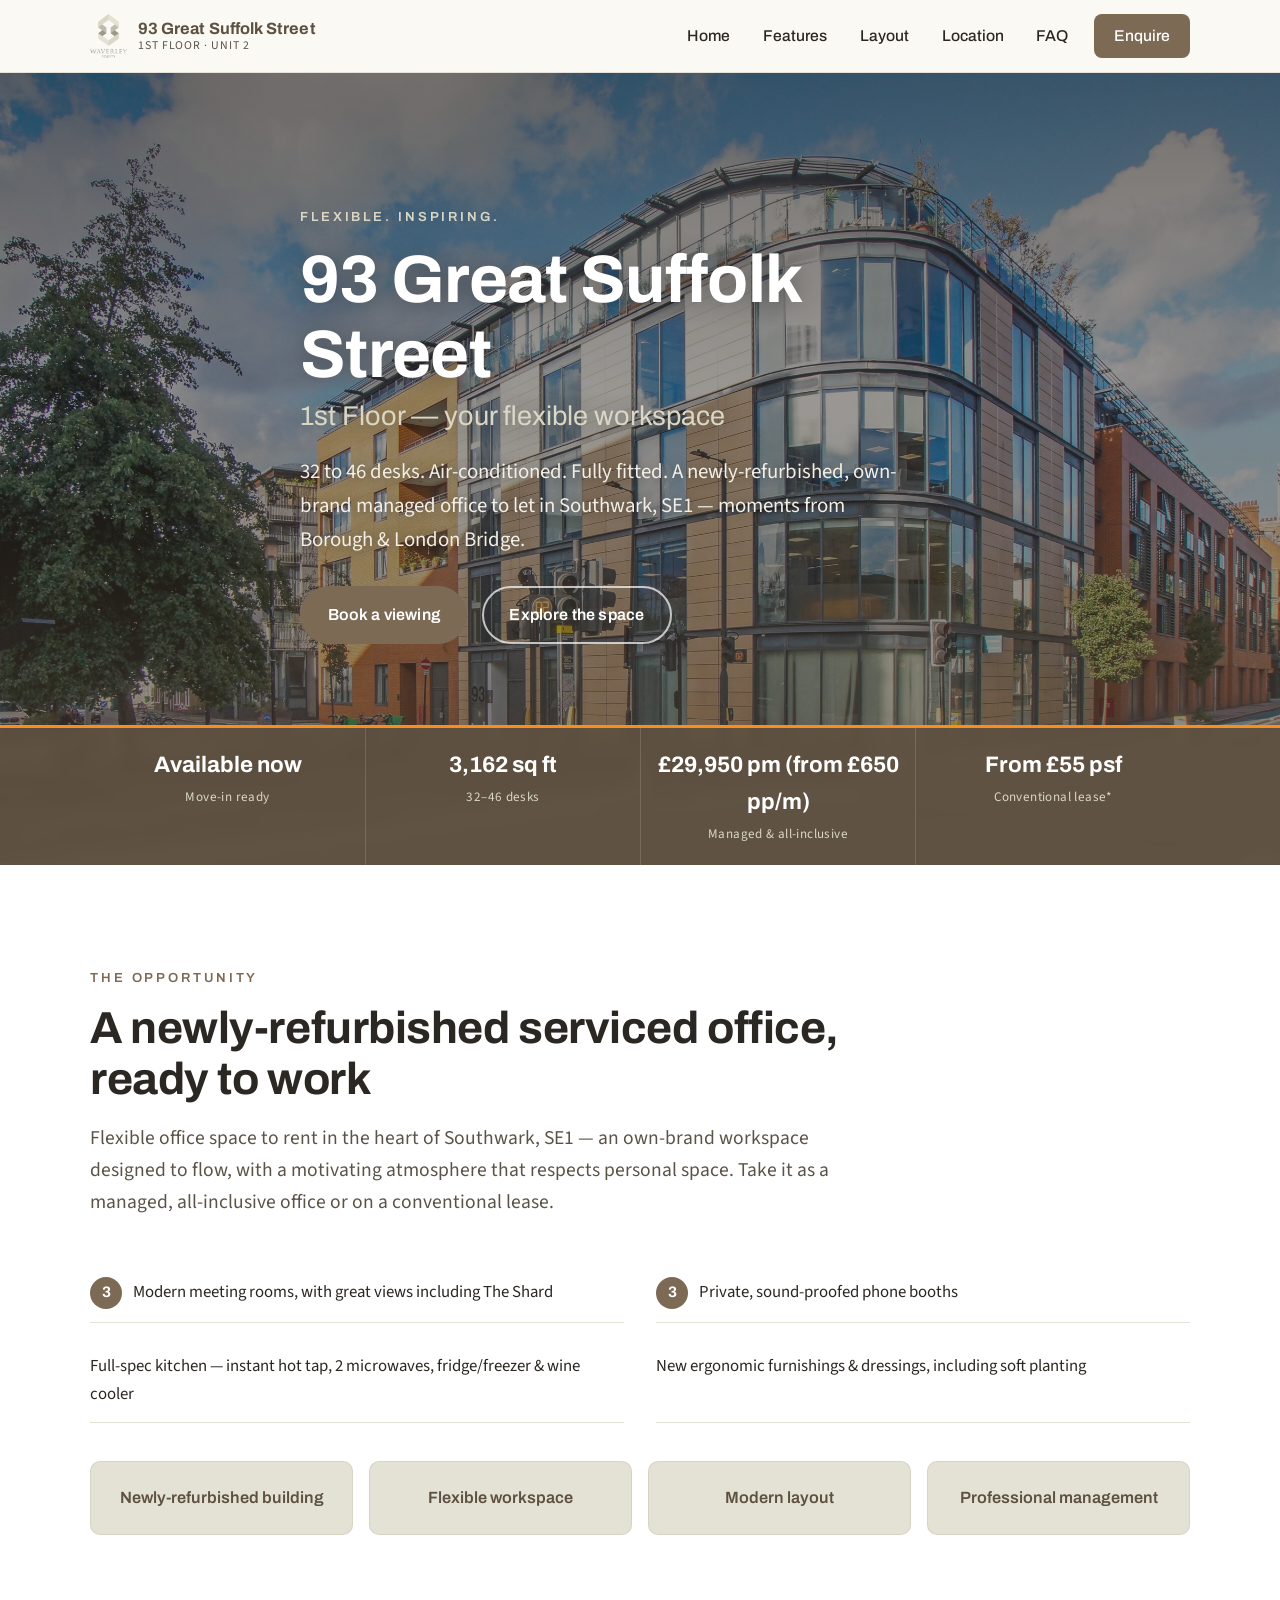
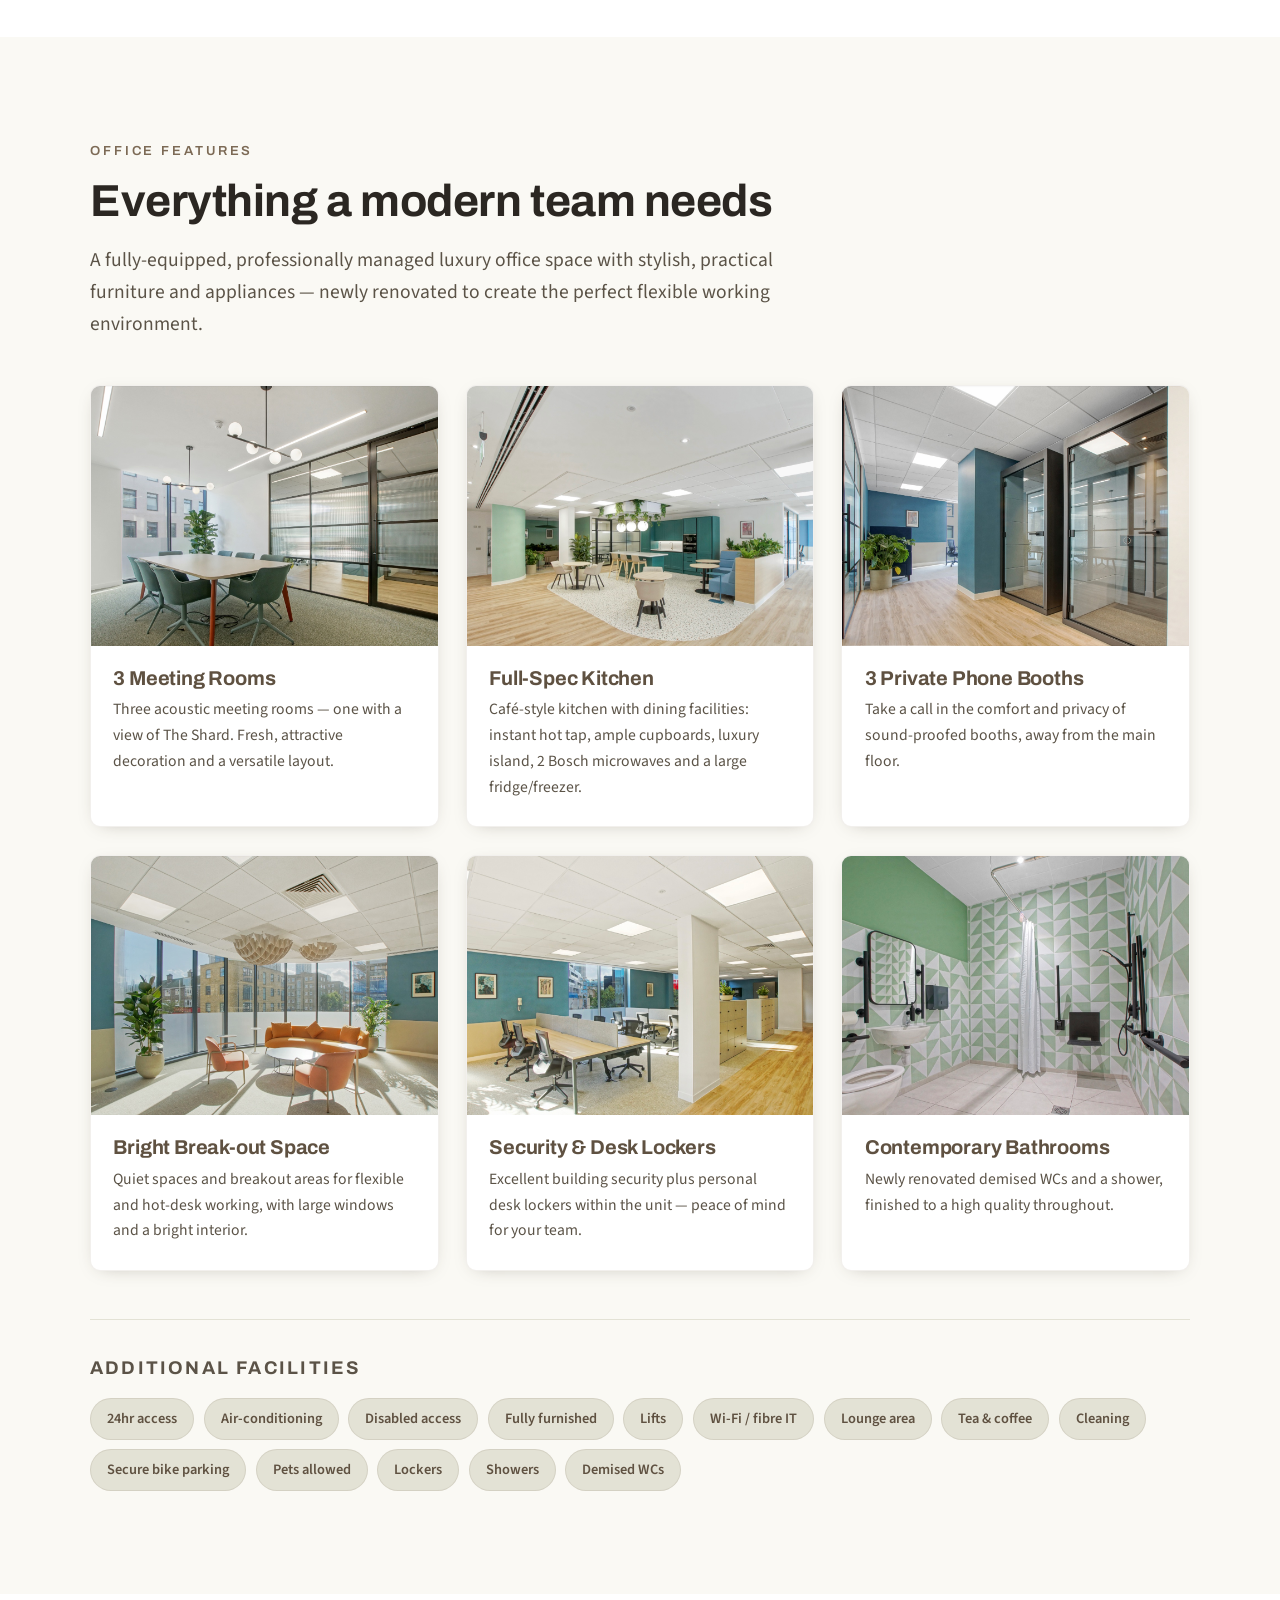
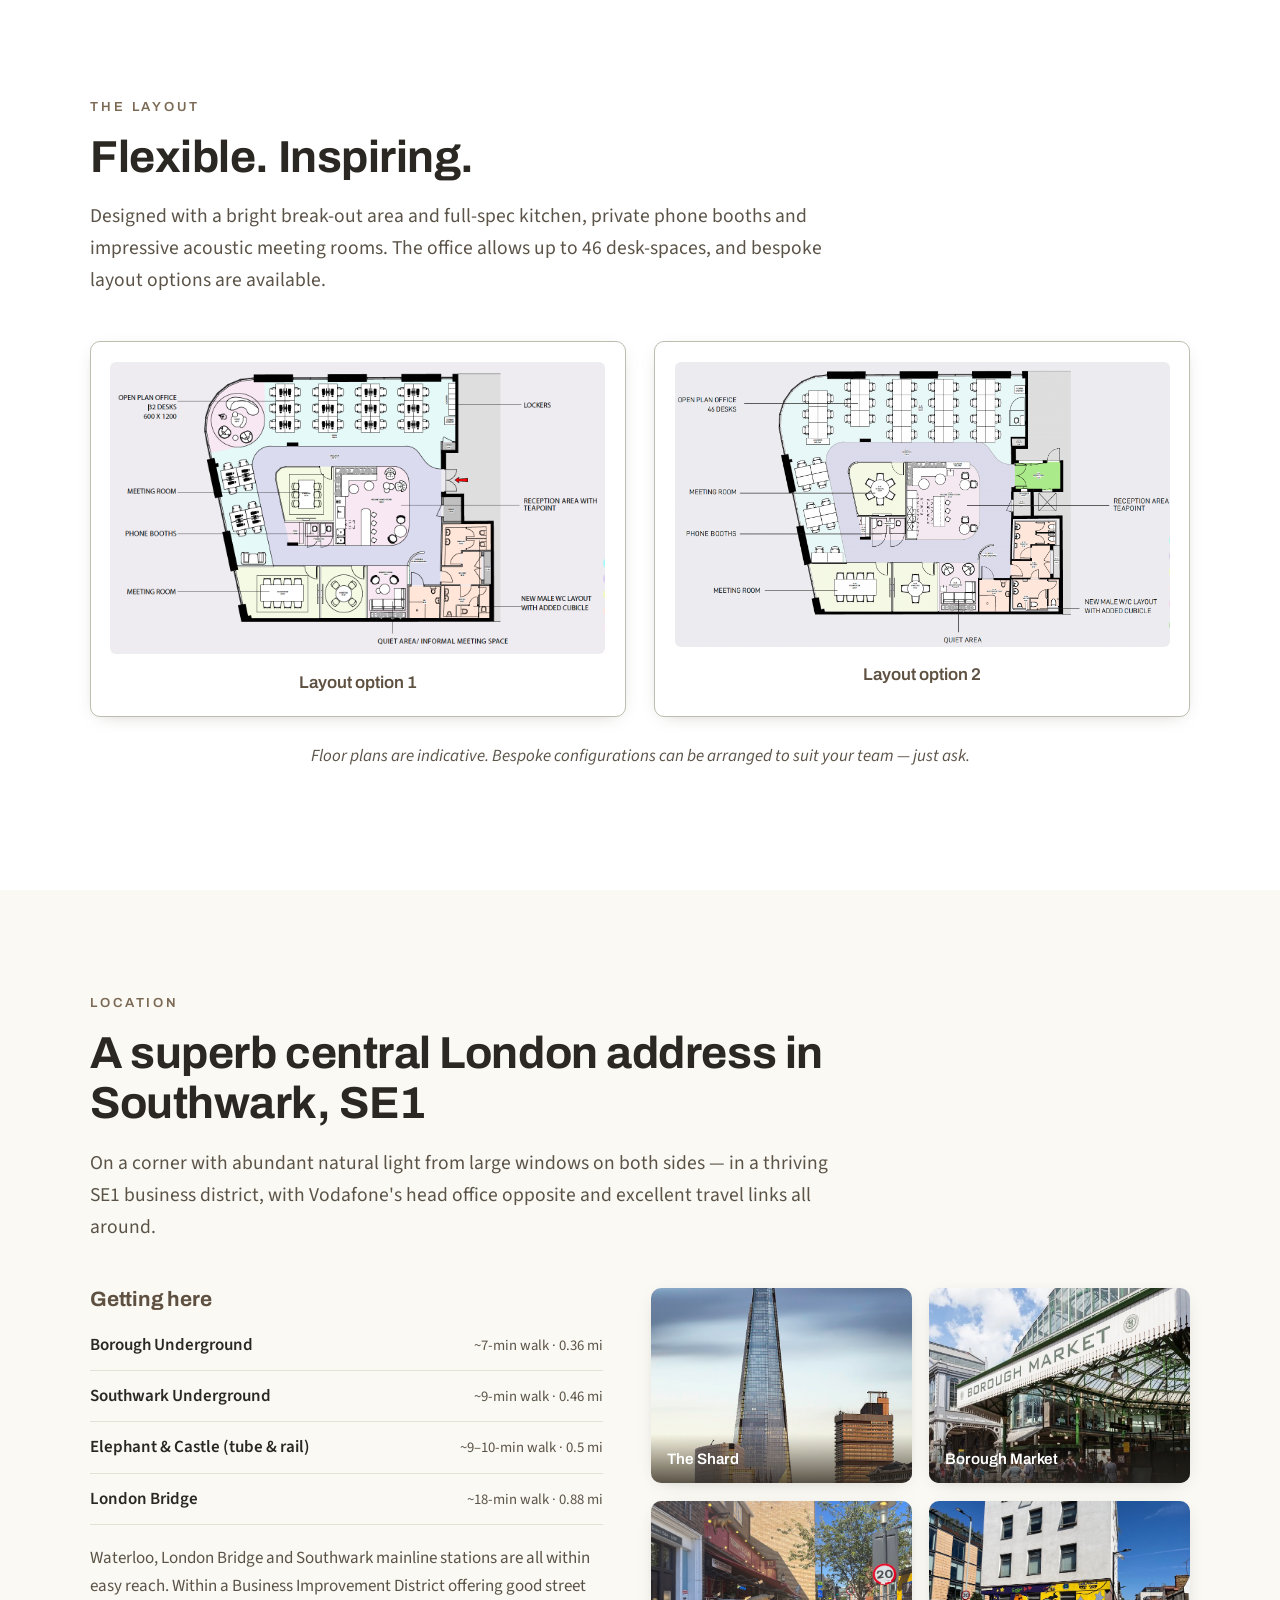
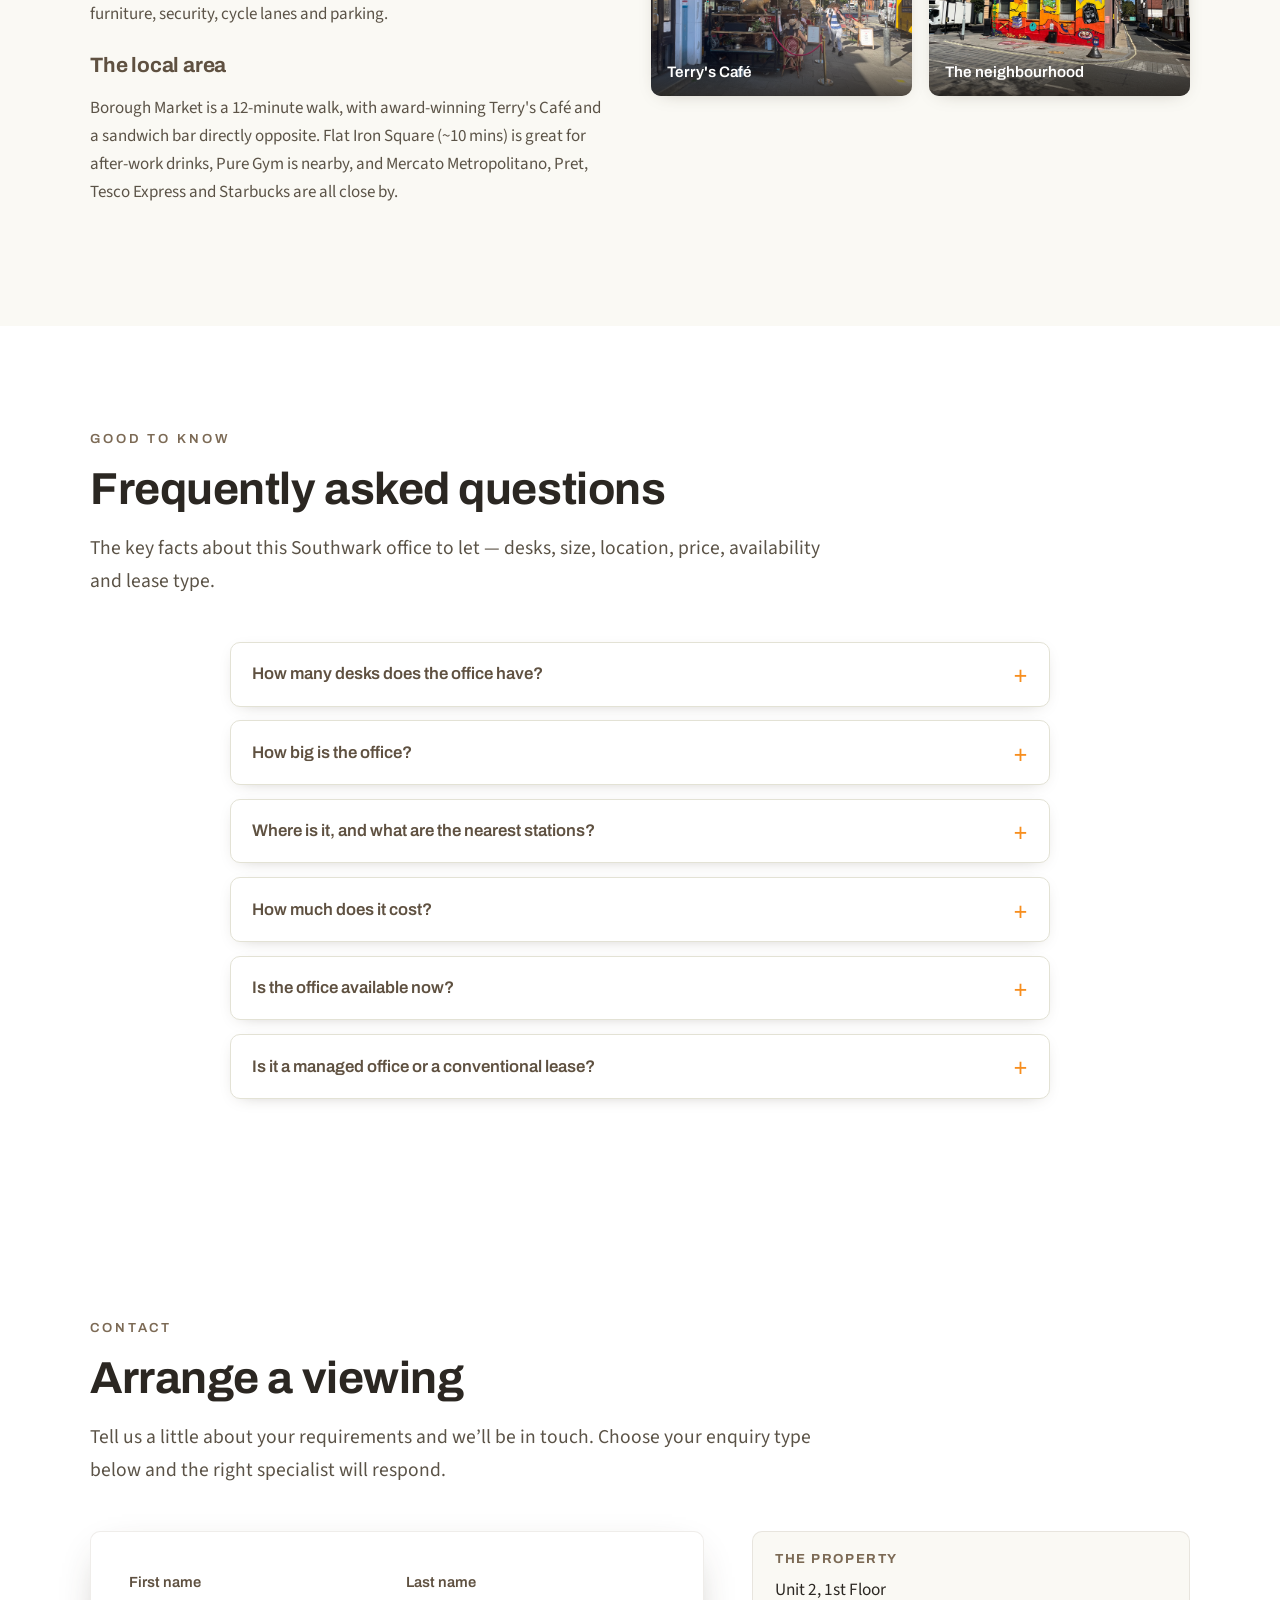
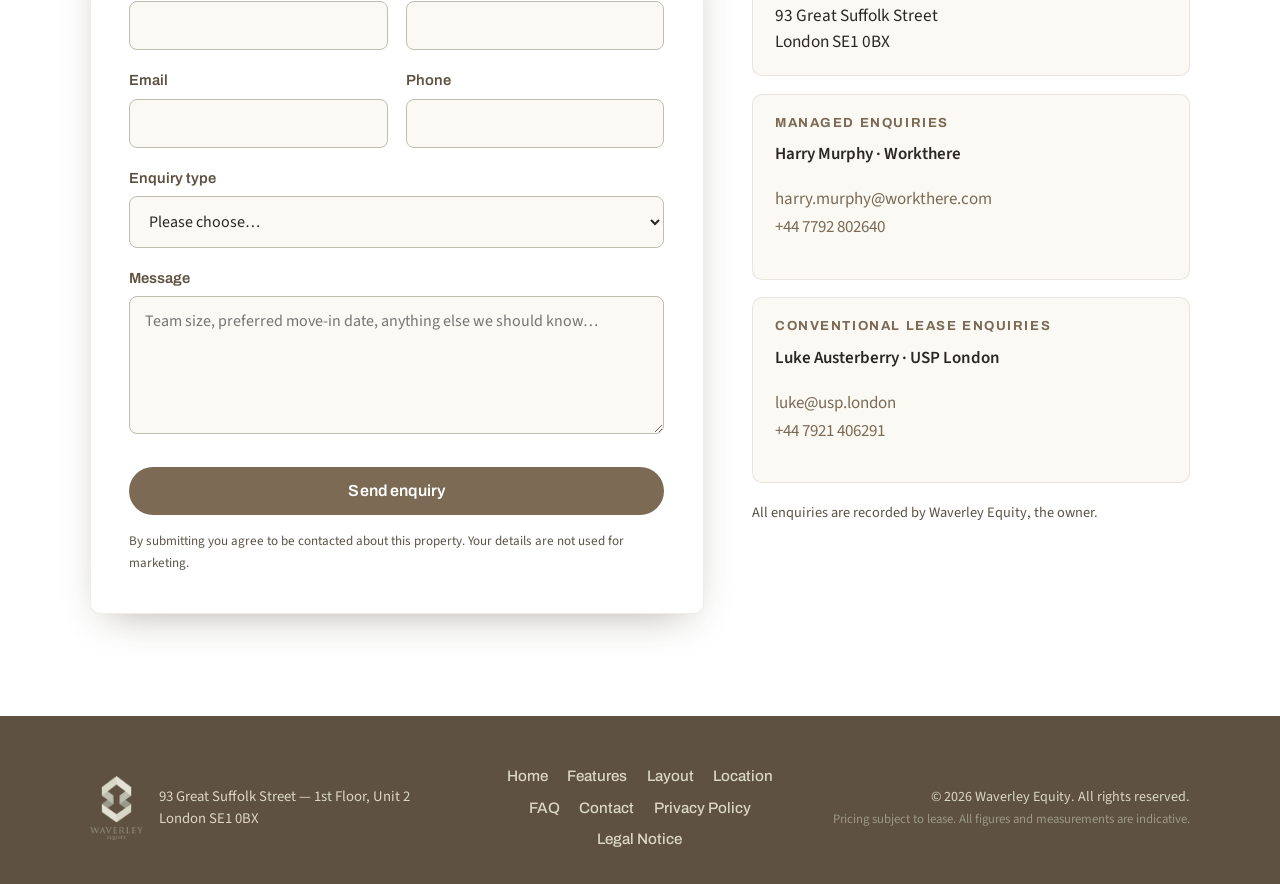
<file: index.html>
<!DOCTYPE html>
<html lang="en-GB">
<head>
  <meta charset="UTF-8" />
  <meta name="viewport" content="width=device-width, initial-scale=1.0" />
  <title>Office to Let — 93 Great Suffolk Street, Southwark SE1</title>
  <meta name="description" content="Managed serviced office to let in Southwark, SE1. 32–46 desks, 3,162 sq ft, fully fitted &amp; air-conditioned, near Borough &amp; London Bridge. Available now." />
  <meta name="theme-color" content="#7C6A55" />
  <link rel="canonical" href="https://93gss-unit2.com/" />

  <!-- Open Graph -->
  <meta property="og:type" content="website" />
  <meta property="og:site_name" content="Waverley Equity" />
  <meta property="og:locale" content="en_GB" />
  <meta property="og:url" content="https://93gss-unit2.com/" />
  <meta property="og:title" content="Office to Let — 93 Great Suffolk Street, Southwark SE1" />
  <meta property="og:description" content="Managed serviced office to let — 32 to 46 desks, 3,162 sq ft, fully fitted and air-conditioned. Near Borough &amp; London Bridge. Available now." />
  <meta property="og:image" content="https://93gss-unit2.com/images/optimized/hero-external-view.jpg" />
  <meta property="og:image:alt" content="The office building at 93 Great Suffolk Street, Southwark, London SE1" />

  <!-- Twitter card -->
  <meta name="twitter:card" content="summary_large_image" />
  <meta name="twitter:title" content="Office to Let — 93 Great Suffolk Street, Southwark SE1" />
  <meta name="twitter:description" content="Managed serviced office to let — 32 to 46 desks, 3,162 sq ft, fully fitted and air-conditioned. Near Borough &amp; London Bridge. Available now." />
  <meta name="twitter:image" content="https://93gss-unit2.com/images/optimized/hero-external-view.jpg" />
  <meta name="twitter:image:alt" content="The office building at 93 Great Suffolk Street, Southwark, London SE1" />

  <link rel="preconnect" href="https://fonts.googleapis.com" />
  <link rel="preconnect" href="https://fonts.gstatic.com" crossorigin />
  <link href="https://fonts.googleapis.com/css2?family=Archivo:wght@400;500;600;700&family=Source+Sans+3:wght@300;400;600&display=swap" rel="stylesheet" />
  <link rel="stylesheet" href="styles.css" />
  <link rel="icon" type="image/png" href="images/optimized/logo.png" />
</head>
<body>

  <!-- ================= HEADER / NAV ================= -->
  <header class="site-header" id="top">
    <div class="container header-inner">
      <a class="brand" href="#top" aria-label="Waverley Equity — home">
        <img src="images/optimized/logo.png" alt="Waverley Equity" class="brand-logo" />
        <span class="brand-text">
          <strong>93 Great Suffolk Street</strong>
          <small>1st Floor &middot; Unit 2</small>
        </span>
      </a>

      <input type="checkbox" id="nav-toggle" class="nav-toggle" />
      <label for="nav-toggle" class="nav-toggle-label" aria-label="Toggle navigation menu">
        <span></span><span></span><span></span>
      </label>

      <nav class="main-nav" aria-label="Primary">
        <a href="#home">Home</a>
        <a href="#features">Features</a>
        <a href="#layout">Layout</a>
        <a href="#location">Location</a>
        <a href="#faq">FAQ</a>
        <a href="#contact" class="nav-cta">Enquire</a>
      </nav>
    </div>
  </header>

  <main>

    <!-- ================= HERO ================= -->
    <section class="hero" id="home">
      <div class="hero-overlay"></div>
      <div class="container hero-content">
        <p class="eyebrow">Flexible. Inspiring.</p>
        <h1>93 Great Suffolk Street<span>1st Floor &mdash; your flexible workspace</span></h1>
        <p class="hero-sub">32 to 46 desks. Air-conditioned. Fully fitted. A newly-refurbished, own-brand managed office to let in Southwark, SE1 &mdash; moments from Borough &amp; London Bridge.</p>
        <div class="hero-actions">
          <a href="#contact" class="btn btn-primary">Book a viewing</a>
          <a href="#features" class="btn btn-ghost">Explore the space</a>
        </div>
      </div>

      <div class="pricing-strip">
        <div class="container pricing-grid">
          <div class="pricing-item">
            <span class="pricing-value">Available now</span>
            <span class="pricing-label">Move-in ready</span>
          </div>
          <div class="pricing-item">
            <span class="pricing-value">3,162 sq ft</span>
            <span class="pricing-label">32&ndash;46 desks</span>
          </div>
          <div class="pricing-item">
            <span class="pricing-value">&pound;29,950 pm (from &pound;650 pp/m)</span>
            <span class="pricing-label">Managed &amp; all-inclusive</span>
          </div>
          <div class="pricing-item">
            <span class="pricing-value">From &pound;55 psf</span>
            <span class="pricing-label">Conventional lease*</span>
          </div>
        </div>
      </div>
    </section>

    <!-- ================= INTRO / HIGHLIGHTS ================= -->
    <section class="section intro" aria-labelledby="intro-heading">
      <div class="container">
        <div class="section-head">
          <p class="eyebrow eyebrow-dark">The opportunity</p>
          <h2 id="intro-heading">A newly-refurbished serviced office, ready to work</h2>
          <p class="lead">Flexible office space to rent in the heart of Southwark, SE1 &mdash; an own-brand workspace designed to flow, with a motivating atmosphere that respects personal space. Take it as a managed, all-inclusive office or on a conventional lease.</p>
        </div>

        <ul class="highlights">
          <li><span class="hl-num">3</span> Modern meeting rooms, with great views including The Shard</li>
          <li><span class="hl-num">3</span> Private, sound-proofed phone booths</li>
          <li>Full-spec kitchen &mdash; instant hot tap, 2 microwaves, fridge/freezer &amp; wine cooler</li>
          <li>New ergonomic furnishings &amp; dressings, including soft planting</li>
        </ul>

        <div class="descriptors">
          <div class="descriptor">Newly-refurbished building</div>
          <div class="descriptor">Flexible workspace</div>
          <div class="descriptor">Modern layout</div>
          <div class="descriptor">Professional management</div>
        </div>
      </div>
    </section>

    <!-- ================= FEATURES ================= -->
    <section class="section section-alt" id="features" aria-labelledby="features-heading">
      <div class="container">
        <div class="section-head">
          <p class="eyebrow eyebrow-dark">Office features</p>
          <h2 id="features-heading">Everything a modern team needs</h2>
          <p class="lead">A fully-equipped, professionally managed luxury office space with stylish, practical furniture and appliances &mdash; newly renovated to create the perfect flexible working environment.</p>
        </div>

        <div class="feature-grid">
          <article class="feature-card">
            <div class="feature-media"><img src="images/optimized/feature-meeting-rooms.jpg" alt="One of three acoustic meeting rooms in the office at 93 Great Suffolk Street, Southwark SE1" loading="lazy" /></div>
            <div class="feature-body">
              <h3>3 Meeting Rooms</h3>
              <p>Three acoustic meeting rooms &mdash; one with a view of The Shard. Fresh, attractive decoration and a versatile layout.</p>
            </div>
          </article>

          <article class="feature-card">
            <div class="feature-media"><img src="images/optimized/feature-kitchen.jpg" alt="Full-spec café-style kitchen with island in the managed office, 93 Great Suffolk Street SE1" loading="lazy" /></div>
            <div class="feature-body">
              <h3>Full-Spec Kitchen</h3>
              <p>Café-style kitchen with dining facilities: instant hot tap, ample cupboards, luxury island, 2 Bosch microwaves and a large fridge/freezer.</p>
            </div>
          </article>

          <article class="feature-card">
            <div class="feature-media"><img src="images/optimized/feature-phone-booths.jpg" alt="Private sound-proofed phone booths in the Southwark SE1 office" loading="lazy" /></div>
            <div class="feature-body">
              <h3>3 Private Phone Booths</h3>
              <p>Take a call in the comfort and privacy of sound-proofed booths, away from the main floor.</p>
            </div>
          </article>

          <article class="feature-card">
            <div class="feature-media"><img src="images/optimized/feature-breakout-area.jpg" alt="Bright break-out and hot-desk area with city views at 93 Great Suffolk Street" loading="lazy" /></div>
            <div class="feature-body">
              <h3>Bright Break-out Space</h3>
              <p>Quiet spaces and breakout areas for flexible and hot-desk working, with large windows and a bright interior.</p>
            </div>
          </article>

          <article class="feature-card">
            <div class="feature-media"><img src="images/optimized/feature-desk-layout1.jpg" alt="Furnished desk space with personal lockers in the 3,162 sq ft Southwark office" loading="lazy" /></div>
            <div class="feature-body">
              <h3>Security &amp; Desk Lockers</h3>
              <p>Excellent building security plus personal desk lockers within the unit &mdash; peace of mind for your team.</p>
            </div>
          </article>

          <article class="feature-card">
            <div class="feature-media"><img src="images/optimized/feature-shower-view.jpg" alt="Newly renovated bathroom and shower facilities in the SE1 office" loading="lazy" /></div>
            <div class="feature-body">
              <h3>Contemporary Bathrooms</h3>
              <p>Newly renovated demised WCs and a shower, finished to a high quality throughout.</p>
            </div>
          </article>
        </div>

        <div class="facilities">
          <h3 class="facilities-title">Additional facilities</h3>
          <ul class="facilities-tags">
            <li>24hr access</li>
            <li>Air-conditioning</li>
            <li>Disabled access</li>
            <li>Fully furnished</li>
            <li>Lifts</li>
            <li>Wi-Fi / fibre IT</li>
            <li>Lounge area</li>
            <li>Tea &amp; coffee</li>
            <li>Cleaning</li>
            <li>Secure bike parking</li>
            <li>Pets allowed</li>
            <li>Lockers</li>
            <li>Showers</li>
            <li>Demised WCs</li>
          </ul>
        </div>
      </div>
    </section>

    <!-- ================= LAYOUT ================= -->
    <section class="section" id="layout" aria-labelledby="layout-heading">
      <div class="container">
        <div class="section-head">
          <p class="eyebrow eyebrow-dark">The layout</p>
          <h2 id="layout-heading">Flexible. Inspiring.</h2>
          <p class="lead">Designed with a bright break-out area and full-spec kitchen, private phone booths and impressive acoustic meeting rooms. The office allows up to 46 desk-spaces, and bespoke layout options are available.</p>
        </div>

        <div class="layout-grid">
          <figure class="layout-plan">
            <img src="images/optimized/plan-day1.png" alt="Floor plan of the 1st-floor office (Unit 2) — layout option 1, up to 46 desks" loading="lazy" />
            <figcaption>Layout option 1</figcaption>
          </figure>
          <figure class="layout-plan">
            <img src="images/optimized/plan-day2.png" alt="Floor plan of the 1st-floor office (Unit 2) — layout option 2, up to 46 desks" loading="lazy" />
            <figcaption>Layout option 2</figcaption>
          </figure>
        </div>
        <p class="layout-note">Floor plans are indicative. Bespoke configurations can be arranged to suit your team &mdash; just ask.</p>
      </div>
    </section>

    <!-- ================= LOCATION ================= -->
    <section class="section section-alt" id="location" aria-labelledby="location-heading">
      <div class="container">
        <div class="section-head">
          <p class="eyebrow eyebrow-dark">Location</p>
          <h2 id="location-heading">A superb central London address in Southwark, SE1</h2>
          <p class="lead">On a corner with abundant natural light from large windows on both sides &mdash; in a thriving SE1 business district, with Vodafone's head office opposite and excellent travel links all around.</p>
        </div>

        <div class="location-grid">
          <div class="location-copy">
            <h3>Getting here</h3>
            <ul class="transport-list">
              <li><span>Borough Underground</span><em>~7-min walk &middot; 0.36 mi</em></li>
              <li><span>Southwark Underground</span><em>~9-min walk &middot; 0.46 mi</em></li>
              <li><span>Elephant &amp; Castle (tube &amp; rail)</span><em>~9&ndash;10-min walk &middot; 0.5 mi</em></li>
              <li><span>London Bridge</span><em>~18-min walk &middot; 0.88 mi</em></li>
            </ul>
            <p class="location-extra">Waterloo, London Bridge and Southwark mainline stations are all within easy reach. Within a Business Improvement District offering good street furniture, security, cycle lanes and parking.</p>

            <h3>The local area</h3>
            <p class="location-extra">Borough Market is a 12-minute walk, with award-winning Terry's Café and a sandwich bar directly opposite. Flat Iron Square (~10 mins) is great for after-work drinks, Pure Gym is nearby, and Mercato Metropolitano, Pret, Tesco Express and Starbucks are all close by.</p>
          </div>

          <div class="location-gallery">
            <figure><img src="images/optimized/local-area-shard.jpg" alt="The Shard seen from near 93 Great Suffolk Street, Southwark" loading="lazy" /><figcaption>The Shard</figcaption></figure>
            <figure><img src="images/optimized/local-area-boroughmarket.jpg" alt="Borough Market, a short walk from the office in SE1" loading="lazy" /><figcaption>Borough Market</figcaption></figure>
            <figure><img src="images/optimized/local-area-terrys.jpg" alt="Terry's Café, directly opposite 93 Great Suffolk Street" loading="lazy" /><figcaption>Terry's Café</figcaption></figure>
            <figure><img src="images/optimized/local-area-mural.jpg" alt="Street art in the Southwark and Bankside neighbourhood near the office" loading="lazy" /><figcaption>The neighbourhood</figcaption></figure>
          </div>
        </div>
      </div>
    </section>

    <!-- ================= FAQ ================= -->
    <section class="section" id="faq" aria-labelledby="faq-heading">
      <div class="container">
        <div class="section-head">
          <p class="eyebrow eyebrow-dark">Good to know</p>
          <h2 id="faq-heading">Frequently asked questions</h2>
          <p class="lead">The key facts about this Southwark office to let &mdash; desks, size, location, price, availability and lease type.</p>
        </div>

        <div class="faq-list">
          <details class="faq-item">
            <summary>How many desks does the office have?</summary>
            <div class="faq-answer"><p>The 1st-floor suite (Unit 2) accommodates 32 to 46 desks. Bespoke layouts can be arranged to suit your team.</p></div>
          </details>
          <details class="faq-item">
            <summary>How big is the office?</summary>
            <div class="faq-answer"><p>3,162 sq ft on the 1st floor &mdash; a self-contained, fully furnished private office.</p></div>
          </details>
          <details class="faq-item">
            <summary>Where is it, and what are the nearest stations?</summary>
            <div class="faq-answer"><p>93 Great Suffolk Street, Southwark, London SE1 0BX. Borough Underground is about a 7-minute walk, Southwark about 9 minutes and London Bridge about 18 minutes; Waterloo and Elephant &amp; Castle are also within easy reach.</p></div>
          </details>
          <details class="faq-item">
            <summary>How much does it cost?</summary>
            <div class="faq-answer"><p>Managed and all-inclusive at &pound;29,950 per month (from &pound;650 per person, per month). A conventional lease is also available from &pound;55 psf.</p></div>
          </details>
          <details class="faq-item">
            <summary>Is the office available now?</summary>
            <div class="faq-answer"><p>Yes &mdash; it is available now and move-in ready, fully furnished and air-conditioned.</p></div>
          </details>
          <details class="faq-item">
            <summary>Is it a managed office or a conventional lease?</summary>
            <div class="faq-answer"><p>Both. You can take it as a fully managed, all-inclusive serviced office, or on a conventional lease &mdash; whichever suits your business.</p></div>
          </details>
        </div>
      </div>
    </section>

    <!-- ================= CONTACT ================= -->
    <section class="section contact" id="contact" aria-labelledby="contact-heading">
      <div class="container">
        <div class="section-head">
          <p class="eyebrow eyebrow-dark">Contact</p>
          <h2 id="contact-heading">Arrange a viewing</h2>
          <p class="lead">Tell us a little about your requirements and we&rsquo;ll be in touch. Choose your enquiry type below and the right specialist will respond.</p>
        </div>

        <div class="contact-grid">
          <!-- FORM -->
          <div class="contact-form-wrap">
            <!--
              FORMSPREE SETUP
              Form endpoint: https://formspree.io/f/mkoaevdl
              Set the destination email (Waverley Equity, with agents cc'd) and verify it
              in your Formspree dashboard.
            -->
            <form class="contact-form" action="https://formspree.io/f/mkoaevdl" method="POST">
              <div class="field-row">
                <div class="field">
                  <label for="first-name">First name</label>
                  <input type="text" id="first-name" name="First Name" autocomplete="given-name" required />
                </div>
                <div class="field">
                  <label for="last-name">Last name</label>
                  <input type="text" id="last-name" name="Last Name" autocomplete="family-name" required />
                </div>
              </div>

              <div class="field-row">
                <div class="field">
                  <label for="email">Email</label>
                  <input type="email" id="email" name="Email" autocomplete="email" required />
                </div>
                <div class="field">
                  <label for="phone">Phone</label>
                  <input type="tel" id="phone" name="Phone" autocomplete="tel" />
                </div>
              </div>

              <div class="field">
                <label for="enquiry-type">Enquiry type</label>
                <select id="enquiry-type" name="Enquiry Type" required>
                  <option value="" disabled selected>Please choose&hellip;</option>
                  <option value="Managed">Managed &amp; all-inclusive</option>
                  <option value="Conventional lease">Conventional lease</option>
                </select>
              </div>

              <div class="field">
                <label for="message">Message</label>
                <textarea id="message" name="Message" rows="5" placeholder="Team size, preferred move-in date, anything else we should know&hellip;"></textarea>
              </div>

              <!-- Email subject line shown in your inbox -->
              <input type="hidden" name="_subject" value="New enquiry — 93 Great Suffolk Street" />
              <!-- Honeypot spam trap (leave empty) -->
              <input type="text" name="_gotcha" tabindex="-1" autocomplete="off" class="gotcha" aria-hidden="true" />

              <button type="submit" class="btn btn-primary btn-block">Send enquiry</button>
              <p class="form-note">By submitting you agree to be contacted about this property. Your details are not used for marketing.</p>
            </form>
          </div>

          <!-- DETAILS -->
          <aside class="contact-details">
            <div class="contact-card">
              <h3>The property</h3>
              <address>
                Unit 2, 1st Floor<br />
                93 Great Suffolk Street<br />
                London SE1 0BX
              </address>
            </div>

            <div class="contact-card">
              <h3>Managed enquiries</h3>
              <p class="contact-person">Harry Murphy &middot; Workthere</p>
              <p><a href="mailto:harry.murphy@workthere.com">harry.murphy@workthere.com</a><br />
                 <a href="tel:+447792802640">+44 7792 802640</a></p>
            </div>

            <div class="contact-card">
              <h3>Conventional lease enquiries</h3>
              <p class="contact-person">Luke Austerberry &middot; USP London</p>
              <p><a href="mailto:luke@usp.london">luke@usp.london</a><br />
                 <a href="tel:+447921406291">+44 7921 406291</a></p>
            </div>

            <p class="contact-owner">All enquiries are recorded by Waverley Equity, the owner.</p>
          </aside>
        </div>
      </div>
    </section>
  </main>

  <!-- ================= FOOTER ================= -->
  <footer class="site-footer">
    <div class="container footer-inner">
      <div class="footer-brand">
        <img src="images/optimized/logo.png" alt="Waverley Equity" class="footer-logo" />
        <p>93 Great Suffolk Street &mdash; 1st Floor, Unit 2<br />London SE1 0BX</p>
      </div>
      <nav class="footer-nav" aria-label="Footer">
        <a href="#home">Home</a>
        <a href="#features">Features</a>
        <a href="#layout">Layout</a>
        <a href="#location">Location</a>
        <a href="#faq">FAQ</a>
        <a href="#contact">Contact</a>
        <a href="privacy-policy.html">Privacy Policy</a>
        <a href="legal-notice.html">Legal Notice</a>
      </nav>
      <p class="footer-copy">&copy; 2026 Waverley Equity. All rights reserved.<br /><span class="footer-fine">Pricing subject to lease. All figures and measurements are indicative.</span></p>
    </div>
  </footer>

  <!-- ================= STRUCTURED DATA (schema.org) ================= -->
  <script type="application/ld+json">
  {
    "@context": "https://schema.org",
    "@graph": [
      {
        "@type": "RealEstateListing",
        "@id": "https://93gss-unit2.com/#listing",
        "url": "https://93gss-unit2.com/",
        "name": "Office to Let — 93 Great Suffolk Street, 1st Floor (Unit 2), Southwark SE1",
        "description": "Managed serviced office to let in Southwark, London SE1. A newly-refurbished, air-conditioned 1st-floor private office of 3,162 sq ft for 32 to 46 desks, available now — moments from Borough and London Bridge.",
        "image": "https://93gss-unit2.com/images/optimized/hero-external-view.jpg",
        "datePosted": "2026-06-18",
        "about": { "@id": "https://93gss-unit2.com/#office" },
        "offers": { "@id": "https://93gss-unit2.com/#offer" },
        "provider": { "@id": "https://93gss-unit2.com/#owner" }
      },
      {
        "@type": "Place",
        "@id": "https://93gss-unit2.com/#office",
        "name": "93 Great Suffolk Street — 1st Floor (Unit 2)",
        "description": "Self-contained, fully furnished and air-conditioned private office floor with three acoustic meeting rooms, three phone booths, a full-spec kitchen and a bright break-out area.",
        "url": "https://93gss-unit2.com/",
        "image": [
          "https://93gss-unit2.com/images/optimized/hero-external-view.jpg",
          "https://93gss-unit2.com/images/optimized/feature-meeting-rooms.jpg",
          "https://93gss-unit2.com/images/optimized/feature-kitchen.jpg"
        ],
        "address": {
          "@type": "PostalAddress",
          "streetAddress": "Unit 2, 93 Great Suffolk Street",
          "addressLocality": "London",
          "addressRegion": "Greater London",
          "postalCode": "SE1 0BX",
          "addressCountry": "GB"
        },
        "floorSize": {
          "@type": "QuantitativeValue",
          "value": 3162,
          "unitCode": "FTK",
          "unitText": "square feet"
        },
        "maximumAttendeeCapacity": 46,
        "amenityFeature": [
          { "@type": "LocationFeatureSpecification", "name": "Air-conditioning", "value": true },
          { "@type": "LocationFeatureSpecification", "name": "24-hour access", "value": true },
          { "@type": "LocationFeatureSpecification", "name": "Meeting rooms", "value": true },
          { "@type": "LocationFeatureSpecification", "name": "Private phone booths", "value": true },
          { "@type": "LocationFeatureSpecification", "name": "Full-spec kitchen", "value": true },
          { "@type": "LocationFeatureSpecification", "name": "Wi-Fi / fibre IT", "value": true },
          { "@type": "LocationFeatureSpecification", "name": "Lifts", "value": true },
          { "@type": "LocationFeatureSpecification", "name": "Showers", "value": true },
          { "@type": "LocationFeatureSpecification", "name": "Secure bike parking", "value": true },
          { "@type": "LocationFeatureSpecification", "name": "Disabled access", "value": true }
        ]
      },
      {
        "@type": "Offer",
        "@id": "https://93gss-unit2.com/#offer",
        "url": "https://93gss-unit2.com/#contact",
        "name": "Managed & all-inclusive office — 93 Great Suffolk Street, 1st Floor",
        "description": "Managed and all-inclusive at £29,950 per month (from £650 per person, per month). Conventional lease also available from £55 psf.",
        "price": "29950",
        "priceCurrency": "GBP",
        "priceSpecification": {
          "@type": "UnitPriceSpecification",
          "price": "29950",
          "priceCurrency": "GBP",
          "unitText": "per month",
          "referenceQuantity": { "@type": "QuantitativeValue", "value": 1, "unitCode": "MON" }
        },
        "availability": "https://schema.org/InStock",
        "availabilityStarts": "2026-06-18",
        "businessFunction": "http://purl.org/goodrelations/v1#LeaseOut",
        "itemOffered": { "@id": "https://93gss-unit2.com/#office" },
        "seller": { "@id": "https://93gss-unit2.com/#owner" }
      },
      {
        "@type": "Organization",
        "@id": "https://93gss-unit2.com/#owner",
        "name": "Waverley Equity (Investments) LLP",
        "alternateName": "Waverley Equity",
        "url": "https://93gss-unit2.com/",
        "email": "info@waverleyequity.com",
        "telephone": "+441252790112",
        "address": {
          "@type": "PostalAddress",
          "streetAddress": "2 Gong Hill Drive",
          "addressLocality": "Farnham",
          "postalCode": "GU10 3HG",
          "addressCountry": "GB"
        }
      }
    ]
  }
  </script>

  <script type="application/ld+json">
  {
    "@context": "https://schema.org",
    "@type": "FAQPage",
    "@id": "https://93gss-unit2.com/#faq",
    "mainEntity": [
      {
        "@type": "Question",
        "name": "How many desks does the office have?",
        "acceptedAnswer": { "@type": "Answer", "text": "The 1st-floor suite (Unit 2) accommodates 32 to 46 desks. Bespoke layouts can be arranged to suit your team." }
      },
      {
        "@type": "Question",
        "name": "How big is the office?",
        "acceptedAnswer": { "@type": "Answer", "text": "3,162 sq ft on the 1st floor — a self-contained, fully furnished private office." }
      },
      {
        "@type": "Question",
        "name": "Where is it, and what are the nearest stations?",
        "acceptedAnswer": { "@type": "Answer", "text": "93 Great Suffolk Street, Southwark, London SE1 0BX. Borough Underground is about a 7-minute walk, Southwark about 9 minutes and London Bridge about 18 minutes; Waterloo and Elephant & Castle are also within easy reach." }
      },
      {
        "@type": "Question",
        "name": "How much does it cost?",
        "acceptedAnswer": { "@type": "Answer", "text": "Managed and all-inclusive at £29,950 per month (from £650 per person, per month). A conventional lease is also available from £55 psf." }
      },
      {
        "@type": "Question",
        "name": "Is the office available now?",
        "acceptedAnswer": { "@type": "Answer", "text": "Yes — it is available now and move-in ready, fully furnished and air-conditioned." }
      },
      {
        "@type": "Question",
        "name": "Is it a managed office or a conventional lease?",
        "acceptedAnswer": { "@type": "Answer", "text": "Both. You can take it as a fully managed, all-inclusive serviced office, or on a conventional lease — whichever suits your business." }
      }
    ]
  }
  </script>

</body>
</html>
</file>
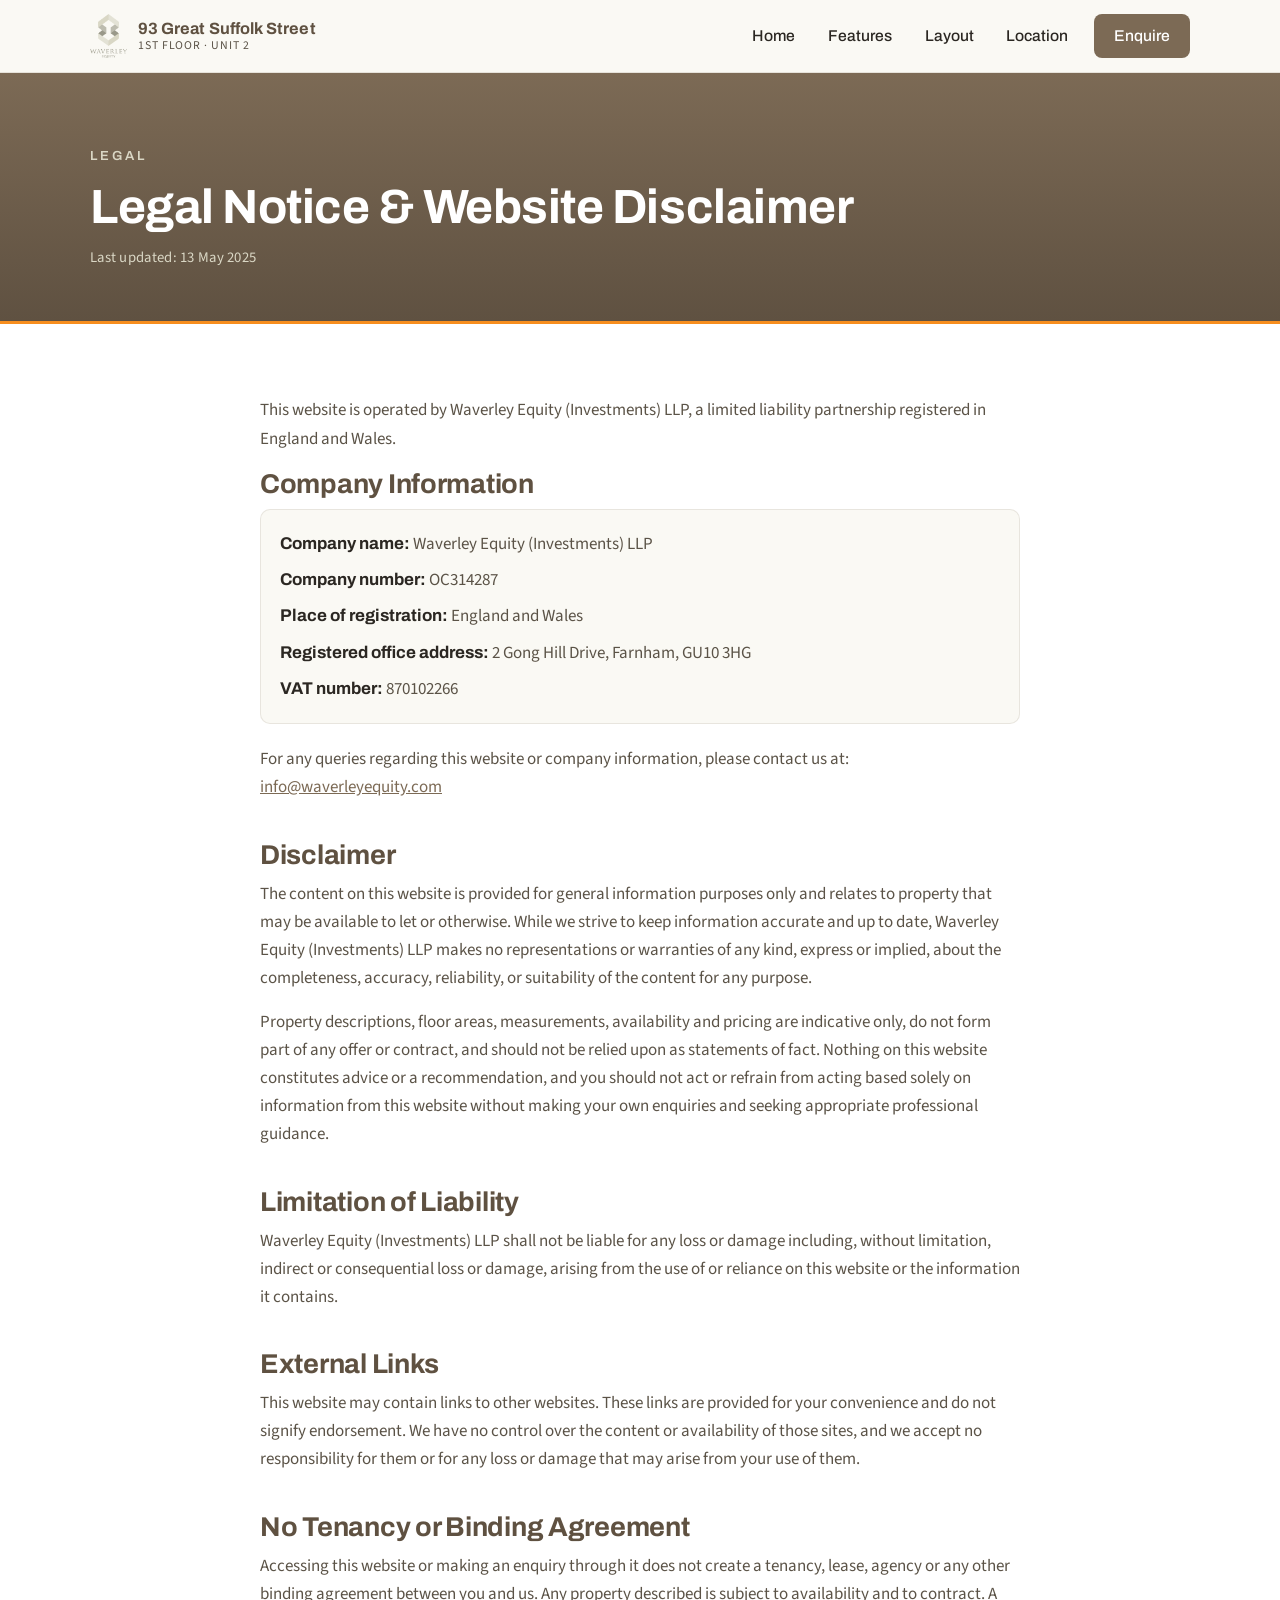
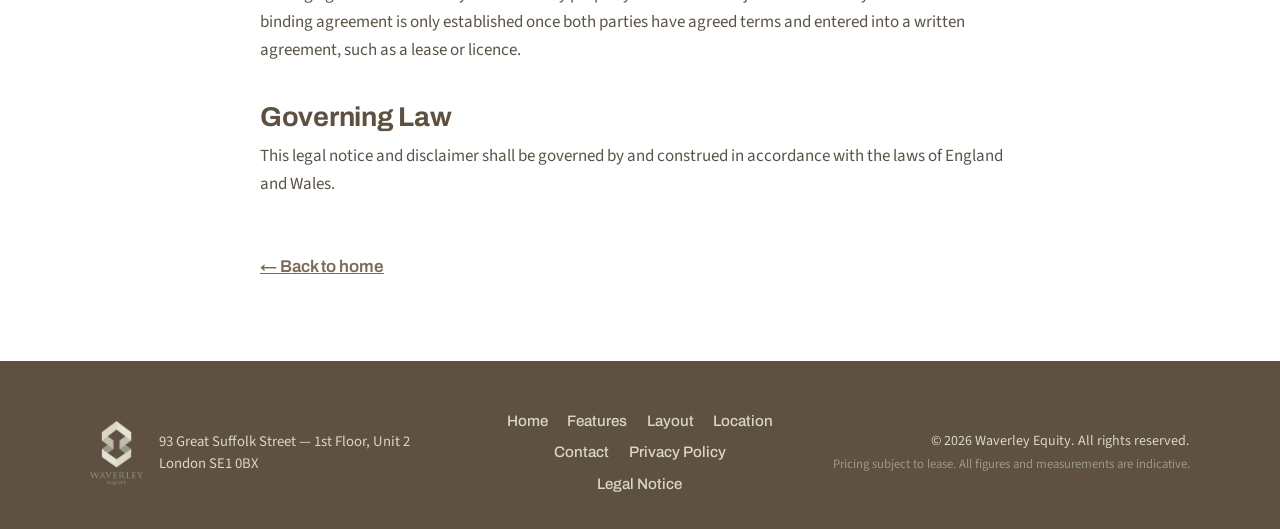
<file: legal-notice.html>
<!DOCTYPE html>
<html lang="en-GB">
<head>
  <meta charset="UTF-8" />
  <meta name="viewport" content="width=device-width, initial-scale=1.0" />
  <title>Legal Notice &amp; Website Disclaimer | 93 Great Suffolk Street — Waverley Equity</title>
  <meta name="description" content="Legal notice and website disclaimer for the 93 Great Suffolk Street website, operated by Waverley Equity (Investments) LLP." />
  <meta name="theme-color" content="#7C6A55" />
  <meta name="robots" content="noindex, follow" />

  <link rel="preconnect" href="https://fonts.googleapis.com" />
  <link rel="preconnect" href="https://fonts.gstatic.com" crossorigin />
  <link href="https://fonts.googleapis.com/css2?family=Archivo:wght@400;500;600;700&family=Source+Sans+3:wght@300;400;600&display=swap" rel="stylesheet" />
  <link rel="stylesheet" href="styles.css" />
  <link rel="icon" type="image/png" href="images/optimized/logo.png" />
</head>
<body>

  <!-- ================= HEADER / NAV ================= -->
  <header class="site-header" id="top">
    <div class="container header-inner">
      <a class="brand" href="index.html" aria-label="Waverley Equity — home">
        <img src="images/optimized/logo.png" alt="Waverley Equity" class="brand-logo" />
        <span class="brand-text">
          <strong>93 Great Suffolk Street</strong>
          <small>1st Floor &middot; Unit 2</small>
        </span>
      </a>

      <input type="checkbox" id="nav-toggle" class="nav-toggle" />
      <label for="nav-toggle" class="nav-toggle-label" aria-label="Toggle navigation menu">
        <span></span><span></span><span></span>
      </label>

      <nav class="main-nav" aria-label="Primary">
        <a href="index.html#home">Home</a>
        <a href="index.html#features">Features</a>
        <a href="index.html#layout">Layout</a>
        <a href="index.html#location">Location</a>
        <a href="index.html#contact" class="nav-cta">Enquire</a>
      </nav>
    </div>
  </header>

  <main>

    <!-- ================= PAGE HERO ================= -->
    <section class="legal-hero">
      <div class="container">
        <p class="eyebrow">Legal</p>
        <h1>Legal Notice &amp; Website Disclaimer</h1>
        <p class="legal-updated">Last updated: 13 May 2025</p>
      </div>
    </section>

    <!-- ================= BODY ================= -->
    <section class="legal-body">
      <div class="container">
        <p>This website is operated by Waverley Equity (Investments) LLP, a limited liability partnership registered in England and Wales.</p>

        <h2>Company Information</h2>
        <ul class="legal-info">
          <li><strong>Company name:</strong> Waverley Equity (Investments) LLP</li>
          <li><strong>Company number:</strong> OC314287</li>
          <li><strong>Place of registration:</strong> England and Wales</li>
          <li><strong>Registered office address:</strong> 2 Gong Hill Drive, Farnham, GU10 3HG</li>
          <li><strong>VAT number:</strong> 870102266</li>
        </ul>
        <p>For any queries regarding this website or company information, please contact us at: <a href="mailto:info@waverleyequity.com">info@waverleyequity.com</a></p>

        <h2>Disclaimer</h2>
        <p>The content on this website is provided for general information purposes only and relates to property that may be available to let or otherwise. While we strive to keep information accurate and up to date, Waverley Equity (Investments) LLP makes no representations or warranties of any kind, express or implied, about the completeness, accuracy, reliability, or suitability of the content for any purpose.</p>
        <p>Property descriptions, floor areas, measurements, availability and pricing are indicative only, do not form part of any offer or contract, and should not be relied upon as statements of fact. Nothing on this website constitutes advice or a recommendation, and you should not act or refrain from acting based solely on information from this website without making your own enquiries and seeking appropriate professional guidance.</p>

        <h2>Limitation of Liability</h2>
        <p>Waverley Equity (Investments) LLP shall not be liable for any loss or damage including, without limitation, indirect or consequential loss or damage, arising from the use of or reliance on this website or the information it contains.</p>

        <h2>External Links</h2>
        <p>This website may contain links to other websites. These links are provided for your convenience and do not signify endorsement. We have no control over the content or availability of those sites, and we accept no responsibility for them or for any loss or damage that may arise from your use of them.</p>

        <h2>No Tenancy or Binding Agreement</h2>
        <p>Accessing this website or making an enquiry through it does not create a tenancy, lease, agency or any other binding agreement between you and us. Any property described is subject to availability and to contract. A binding agreement is only established once both parties have agreed terms and entered into a written agreement, such as a lease or licence.</p>

        <h2>Governing Law</h2>
        <p>This legal notice and disclaimer shall be governed by and construed in accordance with the laws of England and Wales.</p>

        <a href="index.html" class="legal-back">&larr; Back to home</a>
      </div>
    </section>
  </main>

  <!-- ================= FOOTER ================= -->
  <footer class="site-footer">
    <div class="container footer-inner">
      <div class="footer-brand">
        <img src="images/optimized/logo.png" alt="Waverley Equity" class="footer-logo" />
        <p>93 Great Suffolk Street &mdash; 1st Floor, Unit 2<br />London SE1 0BX</p>
      </div>
      <nav class="footer-nav" aria-label="Footer">
        <a href="index.html#home">Home</a>
        <a href="index.html#features">Features</a>
        <a href="index.html#layout">Layout</a>
        <a href="index.html#location">Location</a>
        <a href="index.html#contact">Contact</a>
        <a href="privacy-policy.html">Privacy Policy</a>
        <a href="legal-notice.html">Legal Notice</a>
      </nav>
      <p class="footer-copy">&copy; 2026 Waverley Equity. All rights reserved.<br /><span class="footer-fine">Pricing subject to lease. All figures and measurements are indicative.</span></p>
    </div>
  </footer>

</body>
</html>
</file>
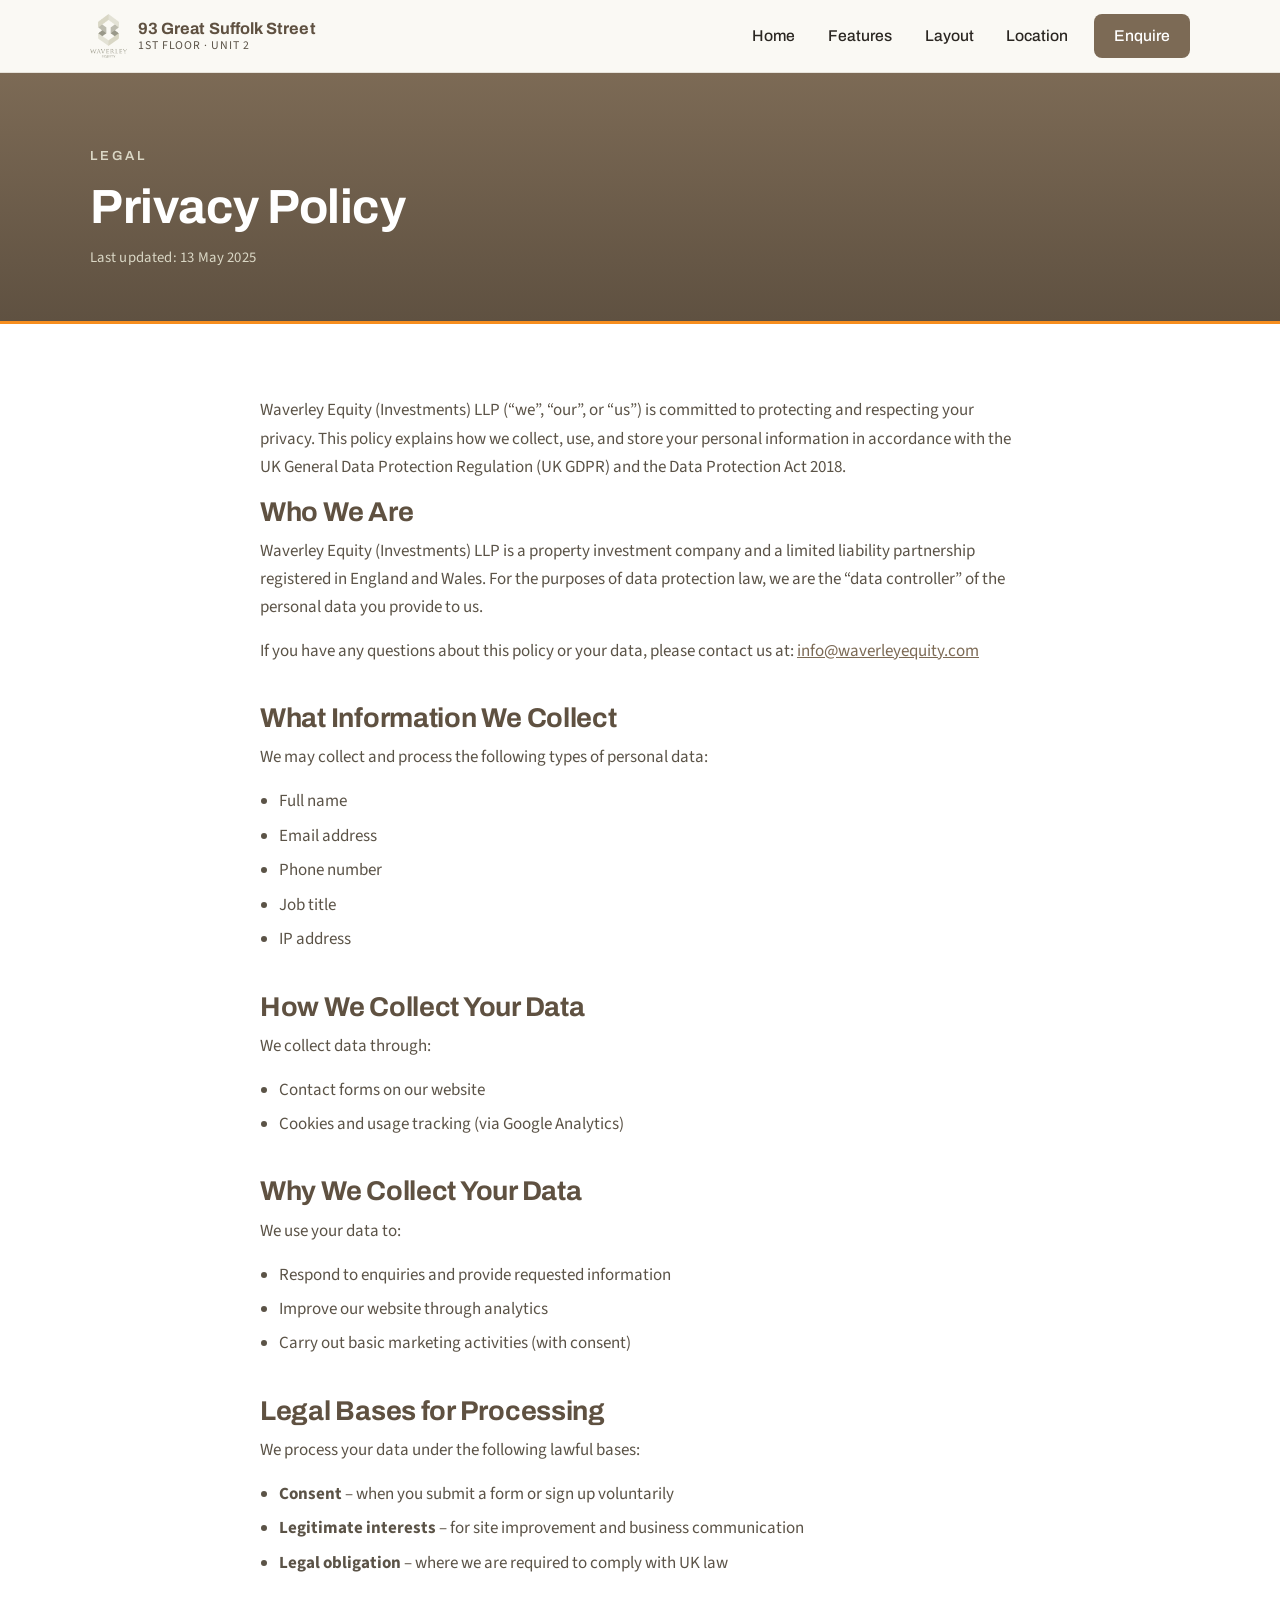
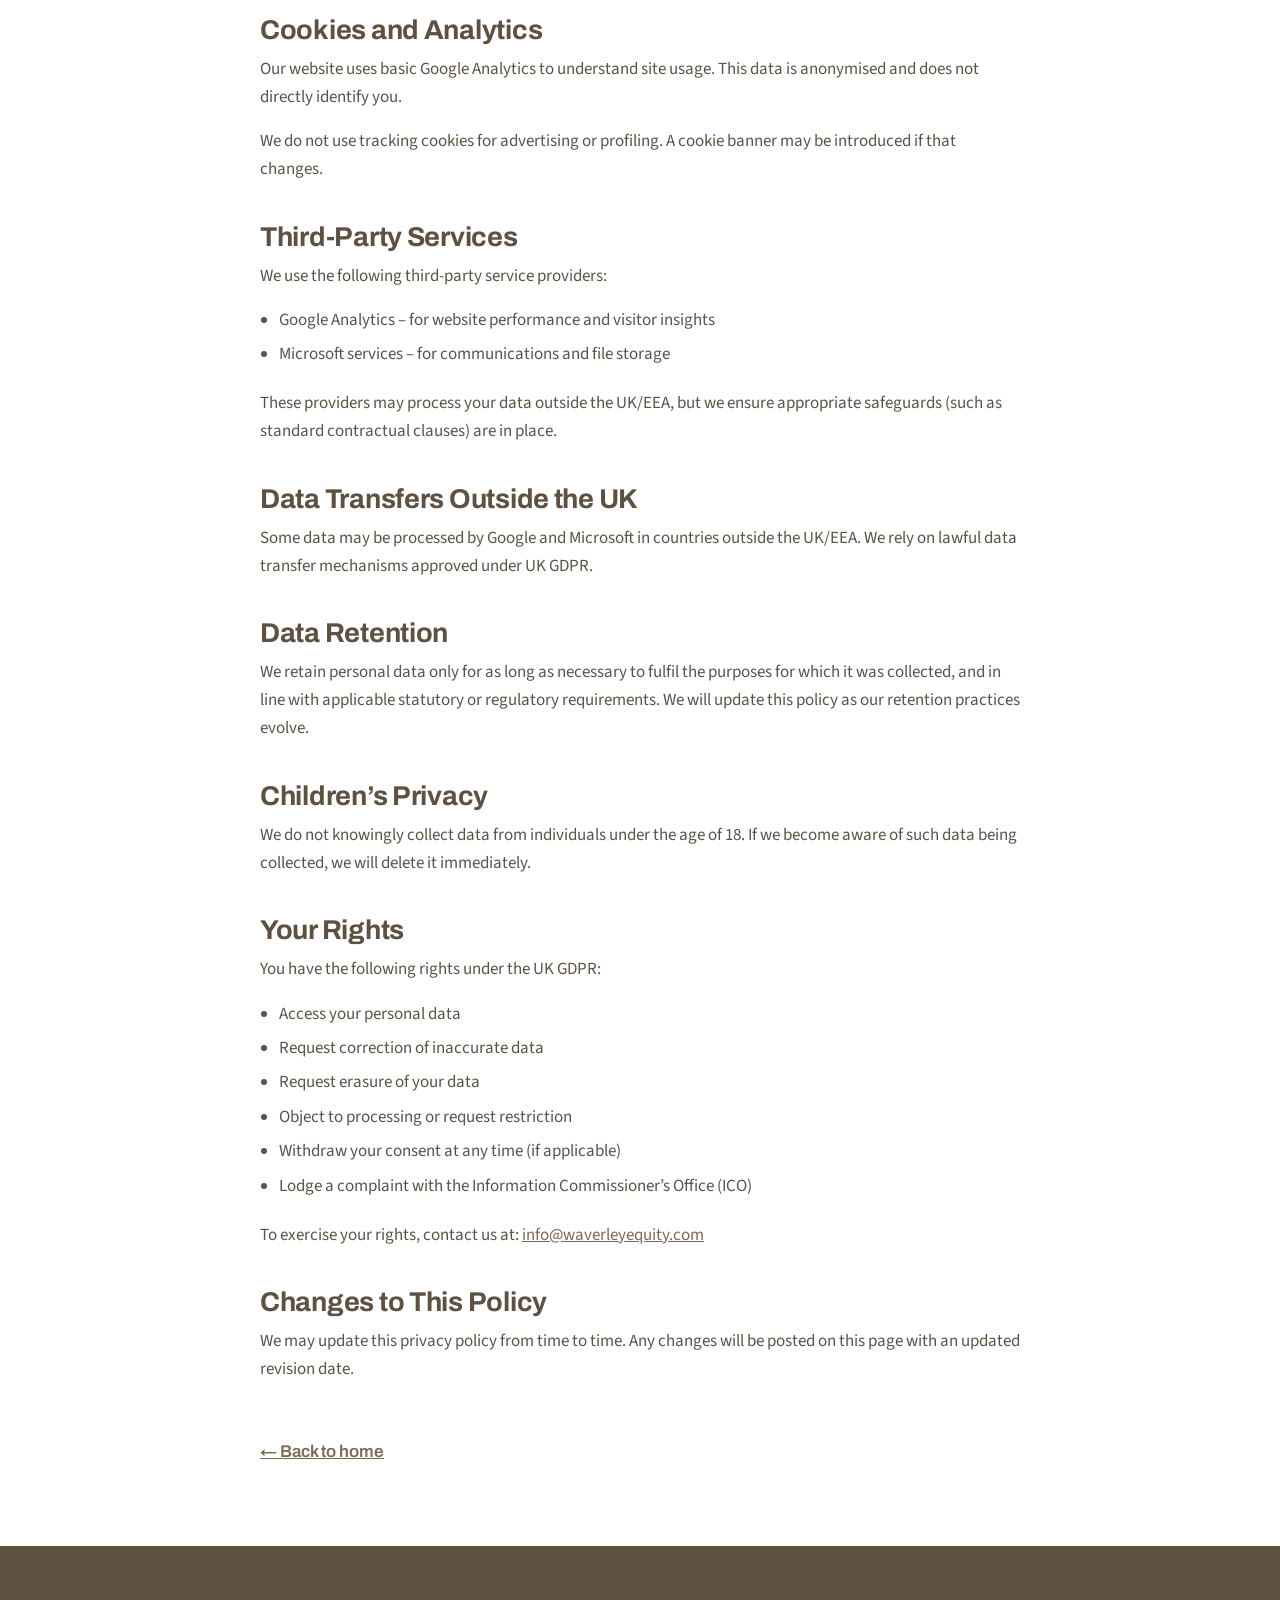
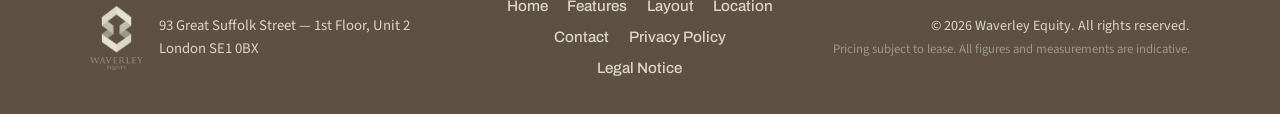
<file: privacy-policy.html>
<!DOCTYPE html>
<html lang="en-GB">
<head>
  <meta charset="UTF-8" />
  <meta name="viewport" content="width=device-width, initial-scale=1.0" />
  <title>Privacy Policy | 93 Great Suffolk Street — Waverley Equity</title>
  <meta name="description" content="Privacy Policy for the 93 Great Suffolk Street website, operated by Waverley Equity (Investments) LLP." />
  <meta name="theme-color" content="#7C6A55" />
  <meta name="robots" content="noindex, follow" />

  <link rel="preconnect" href="https://fonts.googleapis.com" />
  <link rel="preconnect" href="https://fonts.gstatic.com" crossorigin />
  <link href="https://fonts.googleapis.com/css2?family=Archivo:wght@400;500;600;700&family=Source+Sans+3:wght@300;400;600&display=swap" rel="stylesheet" />
  <link rel="stylesheet" href="styles.css" />
  <link rel="icon" type="image/png" href="images/optimized/logo.png" />
</head>
<body>

  <!-- ================= HEADER / NAV ================= -->
  <header class="site-header" id="top">
    <div class="container header-inner">
      <a class="brand" href="index.html" aria-label="Waverley Equity — home">
        <img src="images/optimized/logo.png" alt="Waverley Equity" class="brand-logo" />
        <span class="brand-text">
          <strong>93 Great Suffolk Street</strong>
          <small>1st Floor &middot; Unit 2</small>
        </span>
      </a>

      <input type="checkbox" id="nav-toggle" class="nav-toggle" />
      <label for="nav-toggle" class="nav-toggle-label" aria-label="Toggle navigation menu">
        <span></span><span></span><span></span>
      </label>

      <nav class="main-nav" aria-label="Primary">
        <a href="index.html#home">Home</a>
        <a href="index.html#features">Features</a>
        <a href="index.html#layout">Layout</a>
        <a href="index.html#location">Location</a>
        <a href="index.html#contact" class="nav-cta">Enquire</a>
      </nav>
    </div>
  </header>

  <main>

    <!-- ================= PAGE HERO ================= -->
    <section class="legal-hero">
      <div class="container">
        <p class="eyebrow">Legal</p>
        <h1>Privacy Policy</h1>
        <p class="legal-updated">Last updated: 13 May 2025</p>
      </div>
    </section>

    <!-- ================= BODY ================= -->
    <section class="legal-body">
      <div class="container">
        <p>Waverley Equity (Investments) LLP (&ldquo;we&rdquo;, &ldquo;our&rdquo;, or &ldquo;us&rdquo;) is committed to protecting and respecting your privacy. This policy explains how we collect, use, and store your personal information in accordance with the UK General Data Protection Regulation (UK GDPR) and the Data Protection Act 2018.</p>

        <h2>Who We Are</h2>
        <p>Waverley Equity (Investments) LLP is a property investment company and a limited liability partnership registered in England and Wales. For the purposes of data protection law, we are the &ldquo;data controller&rdquo; of the personal data you provide to us.</p>
        <p>If you have any questions about this policy or your data, please contact us at: <a href="mailto:info@waverleyequity.com">info@waverleyequity.com</a></p>

        <h2>What Information We Collect</h2>
        <p>We may collect and process the following types of personal data:</p>
        <ul>
          <li>Full name</li>
          <li>Email address</li>
          <li>Phone number</li>
          <li>Job title</li>
          <li>IP address</li>
        </ul>

        <h2>How We Collect Your Data</h2>
        <p>We collect data through:</p>
        <ul>
          <li>Contact forms on our website</li>
          <li>Cookies and usage tracking (via Google Analytics)</li>
        </ul>

        <h2>Why We Collect Your Data</h2>
        <p>We use your data to:</p>
        <ul>
          <li>Respond to enquiries and provide requested information</li>
          <li>Improve our website through analytics</li>
          <li>Carry out basic marketing activities (with consent)</li>
        </ul>

        <h2>Legal Bases for Processing</h2>
        <p>We process your data under the following lawful bases:</p>
        <ul>
          <li><strong>Consent</strong> &ndash; when you submit a form or sign up voluntarily</li>
          <li><strong>Legitimate interests</strong> &ndash; for site improvement and business communication</li>
          <li><strong>Legal obligation</strong> &ndash; where we are required to comply with UK law</li>
        </ul>

        <h2>Cookies and Analytics</h2>
        <p>Our website uses basic Google Analytics to understand site usage. This data is anonymised and does not directly identify you.</p>
        <p>We do not use tracking cookies for advertising or profiling. A cookie banner may be introduced if that changes.</p>

        <h2>Third-Party Services</h2>
        <p>We use the following third-party service providers:</p>
        <ul>
          <li>Google Analytics &ndash; for website performance and visitor insights</li>
          <li>Microsoft services &ndash; for communications and file storage</li>
        </ul>
        <p>These providers may process your data outside the UK/EEA, but we ensure appropriate safeguards (such as standard contractual clauses) are in place.</p>

        <h2>Data Transfers Outside the UK</h2>
        <p>Some data may be processed by Google and Microsoft in countries outside the UK/EEA. We rely on lawful data transfer mechanisms approved under UK GDPR.</p>

        <h2>Data Retention</h2>
        <p>We retain personal data only for as long as necessary to fulfil the purposes for which it was collected, and in line with applicable statutory or regulatory requirements. We will update this policy as our retention practices evolve.</p>

        <h2>Children&rsquo;s Privacy</h2>
        <p>We do not knowingly collect data from individuals under the age of 18. If we become aware of such data being collected, we will delete it immediately.</p>

        <h2>Your Rights</h2>
        <p>You have the following rights under the UK GDPR:</p>
        <ul>
          <li>Access your personal data</li>
          <li>Request correction of inaccurate data</li>
          <li>Request erasure of your data</li>
          <li>Object to processing or request restriction</li>
          <li>Withdraw your consent at any time (if applicable)</li>
          <li>Lodge a complaint with the Information Commissioner&rsquo;s Office (ICO)</li>
        </ul>
        <p>To exercise your rights, contact us at: <a href="mailto:info@waverleyequity.com">info@waverleyequity.com</a></p>

        <h2>Changes to This Policy</h2>
        <p>We may update this privacy policy from time to time. Any changes will be posted on this page with an updated revision date.</p>

        <a href="index.html" class="legal-back">&larr; Back to home</a>
      </div>
    </section>
  </main>

  <!-- ================= FOOTER ================= -->
  <footer class="site-footer">
    <div class="container footer-inner">
      <div class="footer-brand">
        <img src="images/optimized/logo.png" alt="Waverley Equity" class="footer-logo" />
        <p>93 Great Suffolk Street &mdash; 1st Floor, Unit 2<br />London SE1 0BX</p>
      </div>
      <nav class="footer-nav" aria-label="Footer">
        <a href="index.html#home">Home</a>
        <a href="index.html#features">Features</a>
        <a href="index.html#layout">Layout</a>
        <a href="index.html#location">Location</a>
        <a href="index.html#contact">Contact</a>
        <a href="privacy-policy.html">Privacy Policy</a>
        <a href="legal-notice.html">Legal Notice</a>
      </nav>
      <p class="footer-copy">&copy; 2026 Waverley Equity. All rights reserved.<br /><span class="footer-fine">Pricing subject to lease. All figures and measurements are indicative.</span></p>
    </div>
  </footer>

</body>
</html>
</file>
<file: styles.css>
/* =========================================================
   93 Great Suffolk Street — Waverley Equity
   Brand-themed responsive single-page stylesheet
   ========================================================= */

:root {
  /* Brand brown (preferred logo colour) */
  --brown:        #7C6A55;
  --brown-dark:   #5f5141;
  --brown-soft:   #9a8a76;

  /* Neutral stone palette */
  --stone-warm:   #DAD7C5;
  --stone-light:  #E3E2D5;
  --stone-mid:    #BDBDB0;
  --stone-dark:   #999889;

  /* Accents */
  --sage:         #8BAEA1;
  --orange:       #F78E1E;
  --navy:         #002F65;

  /* Functional */
  --ink:          #2b2722;
  --ink-soft:     #5b5347;
  --paper:        #ffffff;
  --paper-tint:   #faf9f4;

  --maxw: 1180px;
  --radius: 10px;
  --shadow: 0 14px 40px -18px rgba(60, 50, 38, 0.45);
  --shadow-sm: 0 4px 18px -10px rgba(60, 50, 38, 0.4);

  --font-head: 'Archivo', 'Calibri', system-ui, sans-serif;
  --font-body: 'Calibri', 'Source Sans 3', system-ui, -apple-system, sans-serif;
}

/* ---------- Reset / base ---------- */
*, *::before, *::after { box-sizing: border-box; }

html { scroll-behavior: smooth; scroll-padding-top: 84px; -webkit-text-size-adjust: 100%; }

body {
  margin: 0;
  font-family: var(--font-body);
  color: var(--ink);
  background: var(--paper);
  line-height: 1.65;
  font-size: 1.0625rem;
  -webkit-font-smoothing: antialiased;
}

img { max-width: 100%; display: block; }

a { color: var(--brown); text-decoration: none; }
a:hover { color: var(--brown-dark); }

h1, h2, h3 { font-family: var(--font-head); line-height: 1.12; color: var(--ink); margin: 0 0 .4em; font-weight: 700; letter-spacing: -0.01em; }

.container { width: 100%; max-width: var(--maxw); margin-inline: auto; padding-inline: clamp(1.1rem, 4vw, 2.5rem); }

/* ---------- Buttons ---------- */
.btn {
  display: inline-flex; align-items: center; justify-content: center;
  padding: .85rem 1.6rem;
  font-family: var(--font-head); font-weight: 600; font-size: 1rem;
  border-radius: 999px; border: 2px solid transparent; cursor: pointer;
  transition: transform .15s ease, background .2s ease, color .2s ease, border-color .2s ease;
  letter-spacing: .01em;
}
.btn:hover { transform: translateY(-2px); }
.btn-primary { background: var(--brown); color: #fff; }
.btn-primary:hover { background: var(--brown-dark); color: #fff; }
.btn-ghost { background: transparent; color: #fff; border-color: rgba(255,255,255,.7); }
.btn-ghost:hover { background: rgba(255,255,255,.14); color: #fff; }
.btn-block { width: 100%; margin-top: .4rem; }

/* ---------- Header / Nav ---------- */
.site-header {
  position: sticky; top: 0; z-index: 50;
  background: rgba(250, 249, 244, 0.92);
  backdrop-filter: blur(8px);
  border-bottom: 1px solid rgba(124, 106, 85, 0.16);
}
.header-inner { display: flex; align-items: center; justify-content: space-between; gap: 1rem; min-height: 72px; }

.brand { display: flex; align-items: center; gap: .7rem; color: var(--ink); }
.brand-logo { height: 44px; width: auto; }
.brand-text { display: flex; flex-direction: column; line-height: 1.15; }
.brand-text strong { font-family: var(--font-head); font-size: 1.02rem; color: var(--brown-dark); letter-spacing: .005em; }
.brand-text small { font-size: .74rem; color: var(--ink-soft); letter-spacing: .08em; text-transform: uppercase; }

.main-nav { display: flex; align-items: center; gap: .35rem; }
.main-nav a {
  font-family: var(--font-head); font-weight: 500; font-size: .98rem;
  color: var(--ink); padding: .55rem .85rem; border-radius: 8px;
  transition: background .15s ease, color .15s ease;
}
.main-nav a:hover { background: var(--stone-light); color: var(--brown-dark); }
.main-nav .nav-cta { background: var(--brown); color: #fff; padding: .55rem 1.25rem; margin-left: .4rem; }
.main-nav .nav-cta:hover { background: var(--brown-dark); }

/* Mobile nav toggle (CSS-only) */
.nav-toggle { display: none; }
.nav-toggle-label { display: none; flex-direction: column; gap: 5px; cursor: pointer; padding: 8px; }
.nav-toggle-label span { display: block; width: 26px; height: 3px; background: var(--brown-dark); border-radius: 3px; transition: transform .25s ease, opacity .2s ease; }

/* ---------- Hero ---------- */
.hero {
  position: relative;
  min-height: clamp(560px, 88vh, 820px);
  display: flex; flex-direction: column; justify-content: center;
  background: linear-gradient(rgba(40,33,26,.25), rgba(40,33,26,.25)), url('images/optimized/hero-external-view.jpg') center 35% / cover no-repeat;
  color: #fff;
  padding-bottom: 120px;
}
.hero-overlay {
  position: absolute; inset: 0;
  background: linear-gradient(180deg, rgba(43,39,34,.55) 0%, rgba(43,39,34,.30) 40%, rgba(95,81,65,.55) 100%);
}
.hero-content { position: relative; z-index: 2; max-width: 760px; padding-top: 2rem; }

.eyebrow { font-family: var(--font-head); text-transform: uppercase; letter-spacing: .22em; font-size: .82rem; font-weight: 600; margin: 0 0 .9rem; color: var(--stone-warm); }
.eyebrow-dark { color: var(--brown); }

.hero h1 { font-size: clamp(2.3rem, 6vw, 4.2rem); color: #fff; text-shadow: 0 2px 24px rgba(0,0,0,.3); margin-bottom: .35em; }
.hero h1 span { display: block; font-size: clamp(1.1rem, 2.6vw, 1.7rem); font-weight: 400; color: var(--stone-warm); margin-top: .5rem; letter-spacing: 0; }
.hero-sub { font-size: clamp(1.05rem, 1.8vw, 1.3rem); max-width: 620px; color: #f3efe6; text-shadow: 0 1px 12px rgba(0,0,0,.35); }
.hero-actions { display: flex; flex-wrap: wrap; gap: .9rem; margin-top: 1.8rem; }

/* Pricing strip */
.pricing-strip {
  position: absolute; left: 0; right: 0; bottom: 0; z-index: 3;
  background: rgba(95, 81, 65, 0.92);
  backdrop-filter: blur(6px);
  border-top: 3px solid var(--orange);
}
.pricing-grid { display: grid; grid-template-columns: repeat(4, 1fr); }
.pricing-item { padding: 1.2rem 1rem; text-align: center; color: #fff; border-left: 1px solid rgba(255,255,255,.14); }
.pricing-item:first-child { border-left: none; }
.pricing-value { display: block; font-family: var(--font-head); font-weight: 700; font-size: clamp(1.05rem, 2vw, 1.4rem); }
.pricing-label { display: block; font-size: .82rem; letter-spacing: .03em; color: var(--stone-warm); margin-top: .2rem; }

/* ---------- Sections ---------- */
.section { padding: clamp(3.5rem, 8vw, 6.5rem) 0; }
.section-alt { background: var(--paper-tint); }
.intro { background: var(--paper); }

.section-head { max-width: 760px; margin-bottom: 2.8rem; }
.section-head h2 { font-size: clamp(1.8rem, 4vw, 2.8rem); }
.lead { font-size: clamp(1.05rem, 1.6vw, 1.22rem); color: var(--ink-soft); margin: 0; }

/* Highlights */
.highlights { list-style: none; padding: 0; margin: 0 0 2.4rem; display: grid; grid-template-columns: repeat(2, 1fr); gap: 1rem 2rem; }
.highlights li { display: flex; align-items: baseline; gap: .7rem; padding: .85rem 0; border-bottom: 1px solid var(--stone-light); font-size: 1.05rem; }
.hl-num { flex: none; display: inline-grid; place-items: center; width: 2rem; height: 2rem; border-radius: 50%; background: var(--brown); color: #fff; font-family: var(--font-head); font-weight: 700; font-size: .95rem; }

.descriptors { display: grid; grid-template-columns: repeat(4, 1fr); gap: 1rem; }
.descriptor {
  text-align: center; padding: 1.4rem 1rem; border-radius: var(--radius);
  background: var(--stone-light); color: var(--brown-dark);
  font-family: var(--font-head); font-weight: 600; font-size: 1.02rem;
  border: 1px solid rgba(124,106,85,.12);
}

/* ---------- Feature grid ---------- */
.feature-grid { display: grid; grid-template-columns: repeat(3, 1fr); gap: 1.7rem; }
.feature-card {
  background: var(--paper); border-radius: var(--radius); overflow: hidden;
  box-shadow: var(--shadow-sm); border: 1px solid rgba(124,106,85,.1);
  transition: transform .2s ease, box-shadow .2s ease;
}
.feature-card:hover { transform: translateY(-4px); box-shadow: var(--shadow); }
.feature-media { aspect-ratio: 4 / 3; overflow: hidden; background: var(--stone-mid); }
.feature-media img { width: 100%; height: 100%; object-fit: cover; transition: transform .4s ease; }
.feature-card:hover .feature-media img { transform: scale(1.05); }
.feature-body { padding: 1.3rem 1.4rem 1.6rem; }
.feature-body h3 { font-size: 1.25rem; color: var(--brown-dark); }
.feature-body p { margin: 0; color: var(--ink-soft); font-size: .98rem; }

/* Facilities */
.facilities { margin-top: 3rem; padding-top: 2.4rem; border-top: 1px solid var(--stone-light); }
.facilities-title { font-size: 1.15rem; text-transform: uppercase; letter-spacing: .12em; color: var(--ink-soft); }
.facilities-tags { list-style: none; padding: 0; margin: 1.2rem 0 0; display: flex; flex-wrap: wrap; gap: .6rem; }
.facilities-tags li {
  background: var(--stone-light); color: var(--brown-dark);
  padding: .5rem 1rem; border-radius: 999px; font-size: .9rem; font-weight: 600;
  border: 1px solid rgba(124,106,85,.14);
}

/* ---------- Layout ---------- */
.layout-grid { display: grid; grid-template-columns: repeat(2, 1fr); gap: 1.8rem; }
.layout-plan {
  margin: 0; background: var(--paper); border-radius: var(--radius);
  border: 1px solid var(--stone-mid); padding: 1.2rem; box-shadow: var(--shadow-sm);
}
.layout-plan img { width: 100%; height: auto; border-radius: 6px; }
.layout-plan figcaption { text-align: center; margin-top: .9rem; font-family: var(--font-head); font-weight: 600; color: var(--brown-dark); }
.layout-note { margin-top: 1.6rem; color: var(--ink-soft); font-style: italic; text-align: center; }

/* ---------- Location ---------- */
.location-grid { display: grid; grid-template-columns: 1fr 1.05fr; gap: 3rem; align-items: start; }
.location-copy h3 { font-size: 1.3rem; color: var(--brown-dark); margin-top: 1.6rem; }
.location-copy h3:first-child { margin-top: 0; }
.transport-list { list-style: none; padding: 0; margin: .4rem 0 1.2rem; }
.transport-list li { display: flex; justify-content: space-between; align-items: baseline; gap: 1rem; padding: .7rem 0; border-bottom: 1px solid var(--stone-light); }
.transport-list span { font-weight: 600; color: var(--ink); }
.transport-list em { font-style: normal; color: var(--ink-soft); font-size: .92rem; white-space: nowrap; }
.location-extra { color: var(--ink-soft); }

.location-gallery { display: grid; grid-template-columns: repeat(2, 1fr); gap: 1.1rem; }
.location-gallery figure { margin: 0; position: relative; border-radius: var(--radius); overflow: hidden; box-shadow: var(--shadow-sm); aspect-ratio: 4 / 3; }
.location-gallery img { width: 100%; height: 100%; object-fit: cover; transition: transform .4s ease; }
.location-gallery figure:hover img { transform: scale(1.06); }
.location-gallery figcaption {
  position: absolute; left: 0; right: 0; bottom: 0;
  padding: .8rem 1rem .7rem; color: #fff; font-family: var(--font-head); font-weight: 600; font-size: .95rem;
  background: linear-gradient(transparent, rgba(43,39,34,.78));
}

/* ---------- Contact ---------- */
.contact-grid { display: grid; grid-template-columns: 1.4fr 1fr; gap: 3rem; align-items: start; }
.contact-form-wrap {
  background: var(--paper); padding: clamp(1.5rem, 3vw, 2.4rem);
  border-radius: var(--radius); box-shadow: var(--shadow); border: 1px solid rgba(124,106,85,.12);
}
.field { margin-bottom: 1.1rem; }
.field-row { display: grid; grid-template-columns: 1fr 1fr; gap: 1.1rem; }
.field label { display: block; font-family: var(--font-head); font-weight: 600; font-size: .92rem; margin-bottom: .4rem; color: var(--brown-dark); }
.field input, .field select, .field textarea {
  width: 100%; padding: .8rem .9rem; font-family: var(--font-body); font-size: 1rem; color: var(--ink);
  background: var(--paper-tint); border: 1.5px solid var(--stone-mid); border-radius: 8px;
  transition: border-color .15s ease, box-shadow .15s ease;
}
.field input:focus, .field select:focus, .field textarea:focus {
  outline: none; border-color: var(--brown); box-shadow: 0 0 0 3px rgba(124,106,85,.16); background: #fff;
}
.field textarea { resize: vertical; min-height: 120px; }
.gotcha { position: absolute; left: -9999px; width: 1px; height: 1px; opacity: 0; }
.form-note { font-size: .82rem; color: var(--ink-soft); margin: 1rem 0 0; }

.contact-details { display: flex; flex-direction: column; gap: 1.1rem; }
.contact-card { background: var(--paper-tint); border: 1px solid rgba(124,106,85,.14); border-radius: var(--radius); padding: 1.3rem 1.4rem; }
.contact-card h3 { font-size: .82rem; text-transform: uppercase; letter-spacing: .12em; color: var(--brown); margin-bottom: .6rem; }
.contact-card address { font-style: normal; font-size: 1.08rem; line-height: 1.5; }
.contact-person { font-weight: 600; margin: 0 0 .3rem; }
.contact-owner { font-size: .9rem; color: var(--ink-soft); margin: 0; }

/* ---------- Footer ---------- */
.site-footer { background: var(--brown-dark); color: var(--stone-warm); padding: 3rem 0 2rem; }
.footer-inner { display: grid; grid-template-columns: 1.4fr 1fr 1.4fr; gap: 2rem; align-items: center; }
.footer-brand { display: flex; align-items: center; gap: 1rem; }
.footer-logo { height: 64px; width: auto; }
.footer-brand p { margin: 0; font-size: .92rem; line-height: 1.5; }
.footer-nav { display: flex; flex-wrap: wrap; gap: .4rem 1.2rem; justify-content: center; }
.footer-nav a { color: var(--stone-warm); font-family: var(--font-head); font-weight: 500; font-size: .95rem; }
.footer-nav a:hover { color: #fff; }
.footer-copy { text-align: right; font-size: .88rem; margin: 0; line-height: 1.6; }
.footer-fine { color: var(--stone-dark); font-size: .8rem; }

/* ---------- Legal pages ---------- */
.legal-hero {
  background: linear-gradient(180deg, var(--brown) 0%, var(--brown-dark) 100%);
  color: #fff; border-bottom: 3px solid var(--orange);
  padding: clamp(2.6rem, 7vw, 4.5rem) 0 clamp(2.2rem, 5vw, 3.2rem);
}
.legal-hero .eyebrow { color: var(--stone-warm); }
.legal-hero h1 { color: #fff; font-size: clamp(2rem, 4.5vw, 3rem); margin: 0; }
.legal-updated { color: var(--stone-warm); margin: .7rem 0 0; font-size: .92rem; letter-spacing: .02em; }

.legal-body { padding: clamp(2.6rem, 6vw, 4.5rem) 0 clamp(3rem, 7vw, 5rem); }
.legal-body .container { max-width: 840px; }
.legal-body h2 { font-size: clamp(1.3rem, 2.6vw, 1.7rem); color: var(--brown-dark); margin: 2.4rem 0 .6rem; }
.legal-body > .container > h2:first-of-type { margin-top: 0; }
.legal-body h3 { font-size: 1.08rem; color: var(--brown-dark); margin: 1.7rem 0 .4rem; }
.legal-body p { color: var(--ink-soft); margin: 0 0 1rem; }
.legal-body ul { padding-left: 1.2rem; margin: .4rem 0 1.3rem; color: var(--ink-soft); }
.legal-body li { margin-bottom: .4rem; }
.legal-body a { color: var(--brown); text-decoration: underline; }
.legal-body a:hover { color: var(--brown-dark); }

.legal-info {
  list-style: none; padding: 1.3rem 1.5rem; margin: 1.2rem 0 1.4rem;
  background: var(--paper-tint); border: 1px solid rgba(124,106,85,.14); border-radius: var(--radius);
}
.legal-info li { margin-bottom: .5rem; padding-left: 0; }
.legal-info li:last-child { margin-bottom: 0; }
.legal-info strong { color: var(--ink); font-family: var(--font-head); }

.legal-back { display: inline-block; margin-top: 2.4rem; font-family: var(--font-head); font-weight: 600; }

/* =========================================================
   RESPONSIVE
   ========================================================= */
@media (max-width: 900px) {
  .feature-grid { grid-template-columns: repeat(2, 1fr); }
  .location-grid { grid-template-columns: 1fr; gap: 2rem; }
  .contact-grid { grid-template-columns: 1fr; gap: 2rem; }
  .footer-inner { grid-template-columns: 1fr; text-align: center; gap: 1.6rem; }
  .footer-brand { flex-direction: column; text-align: center; }
  .footer-nav { justify-content: center; }
  .footer-copy { text-align: center; }
}

@media (max-width: 760px) {
  /* Mobile nav */
  .nav-toggle-label { display: flex; }
  .main-nav {
    position: absolute; top: 100%; left: 0; right: 0;
    flex-direction: column; align-items: stretch; gap: 0;
    background: var(--paper-tint); border-bottom: 1px solid rgba(124,106,85,.16);
    padding: .5rem clamp(1.1rem, 4vw, 2.5rem) 1rem;
    max-height: 0; overflow: hidden; opacity: 0; visibility: hidden;
    transition: max-height .3s ease, opacity .25s ease, visibility .25s;
    box-shadow: var(--shadow-sm);
  }
  .nav-toggle:checked ~ .main-nav { max-height: 420px; opacity: 1; visibility: visible; }
  .main-nav a { padding: .9rem .4rem; border-radius: 0; border-bottom: 1px solid var(--stone-light); }
  .main-nav .nav-cta { margin: .8rem 0 0; text-align: center; padding: .85rem; border-radius: 999px; }
  .nav-toggle:checked ~ .nav-toggle-label span:nth-child(1) { transform: translateY(8px) rotate(45deg); }
  .nav-toggle:checked ~ .nav-toggle-label span:nth-child(2) { opacity: 0; }
  .nav-toggle:checked ~ .nav-toggle-label span:nth-child(3) { transform: translateY(-8px) rotate(-45deg); }

  .pricing-strip { position: static; margin-top: 1.8rem; }
  .hero { padding-bottom: 0; min-height: clamp(480px, 80vh, 640px); }
  .pricing-grid { grid-template-columns: repeat(2, 1fr); }
  .pricing-item:nth-child(1), .pricing-item:nth-child(2) { border-bottom: 1px solid rgba(255,255,255,.14); }
  .pricing-item:nth-child(odd) { border-left: none; }

  .highlights { grid-template-columns: 1fr; gap: 0; }
  .descriptors { grid-template-columns: repeat(2, 1fr); }
  .field-row { grid-template-columns: 1fr; gap: 0; }
}

@media (max-width: 480px) {
  .feature-grid { grid-template-columns: 1fr; }
  .layout-grid { grid-template-columns: 1fr; }
  .location-gallery { grid-template-columns: 1fr 1fr; }
  .brand-text small { display: none; }
}

/* ---------- FAQ ---------- */
.faq-list { max-width: 820px; margin: 0 auto; }
.faq-item {
  border: 1px solid var(--stone-light);
  border-radius: var(--radius);
  background: var(--paper);
  margin-bottom: .85rem;
  box-shadow: var(--shadow-sm);
  overflow: hidden;
}
.faq-item summary {
  cursor: pointer;
  list-style: none;
  padding: 1.1rem 1.3rem;
  font-family: var(--font-head);
  font-weight: 600;
  font-size: 1.05rem;
  color: var(--brown-dark);
  display: flex;
  justify-content: space-between;
  align-items: center;
  gap: 1rem;
}
.faq-item summary::-webkit-details-marker { display: none; }
.faq-item summary::after {
  content: "+";
  font-weight: 400;
  font-size: 1.5rem;
  color: var(--orange);
  line-height: 1;
  flex: 0 0 auto;
}
.faq-item[open] summary::after { content: "\2013"; }
.faq-item summary:hover { color: var(--brown); }
.faq-answer { padding: 0 1.3rem 1.2rem; color: var(--ink-soft); }
.faq-answer p { margin: 0; }

/* Respect reduced motion */
@media (prefers-reduced-motion: reduce) {
  html { scroll-behavior: auto; }
  * { transition: none !important; }
}
</file>
